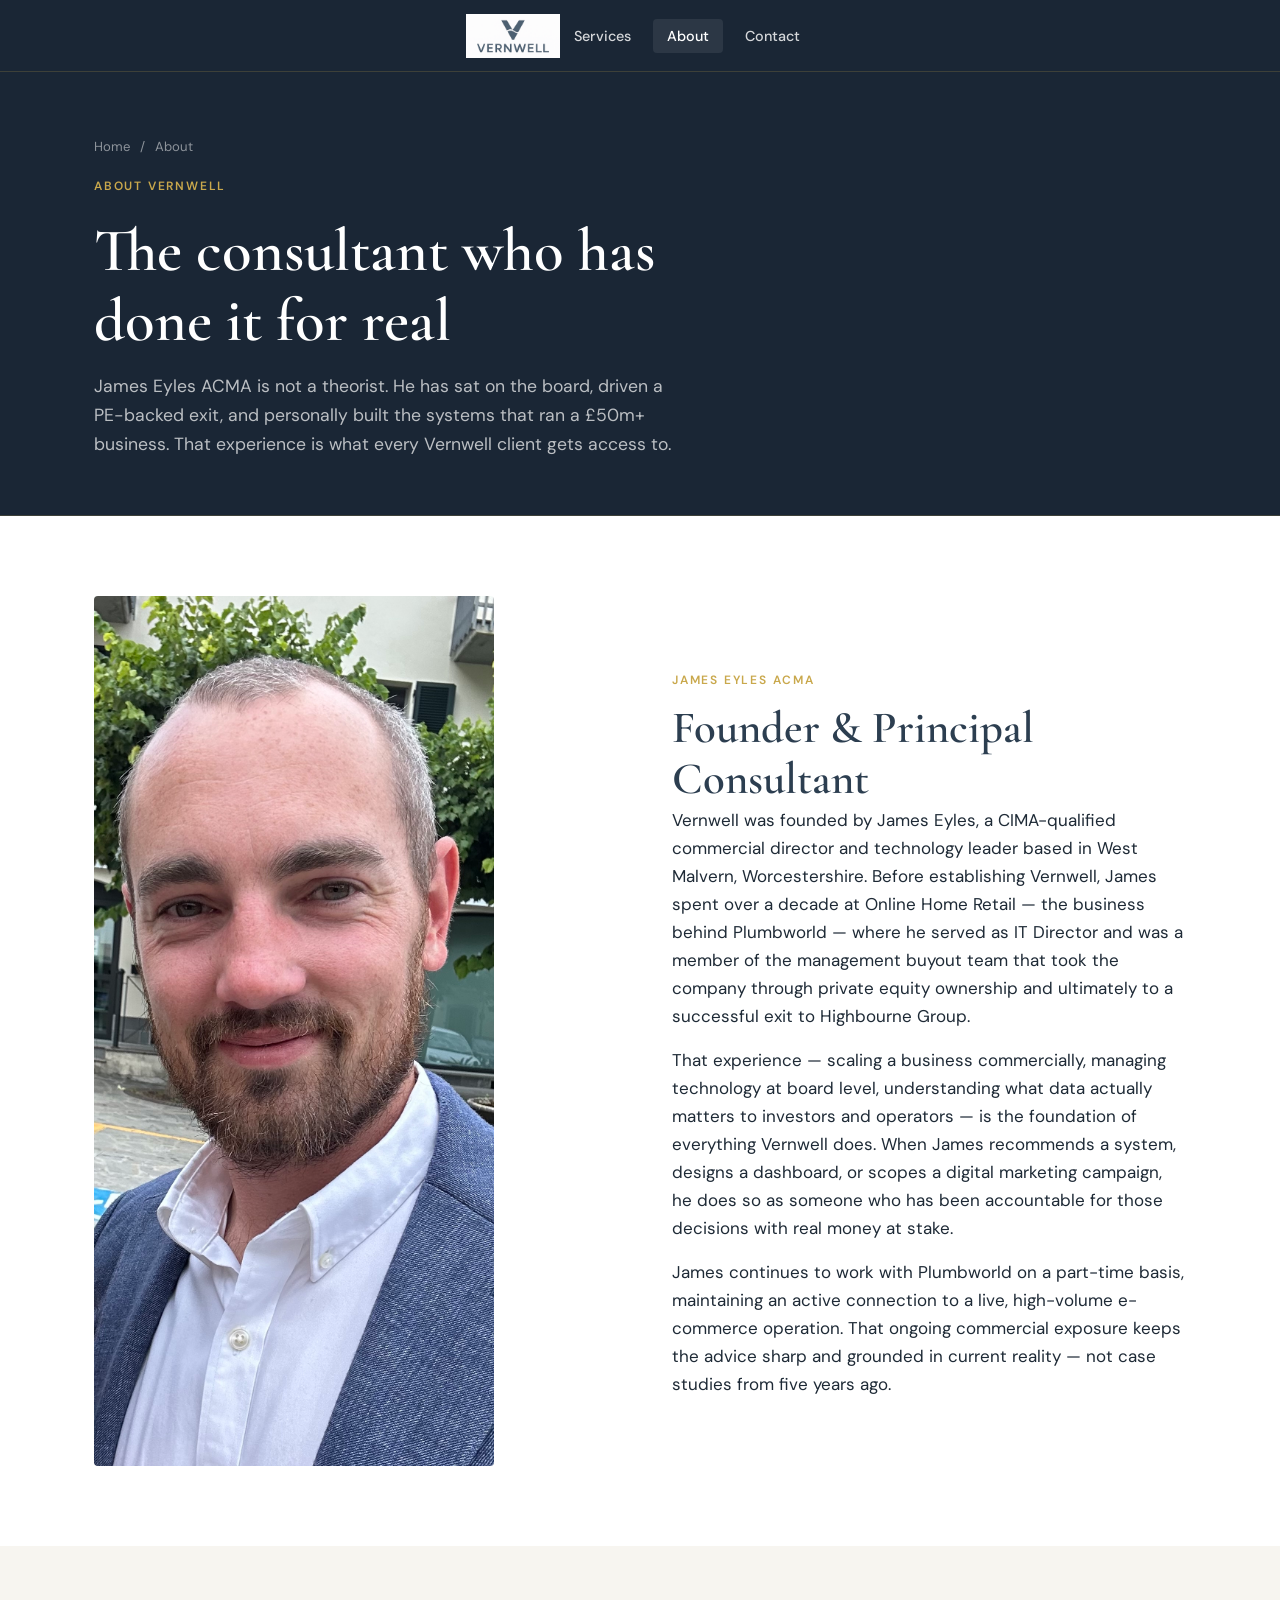
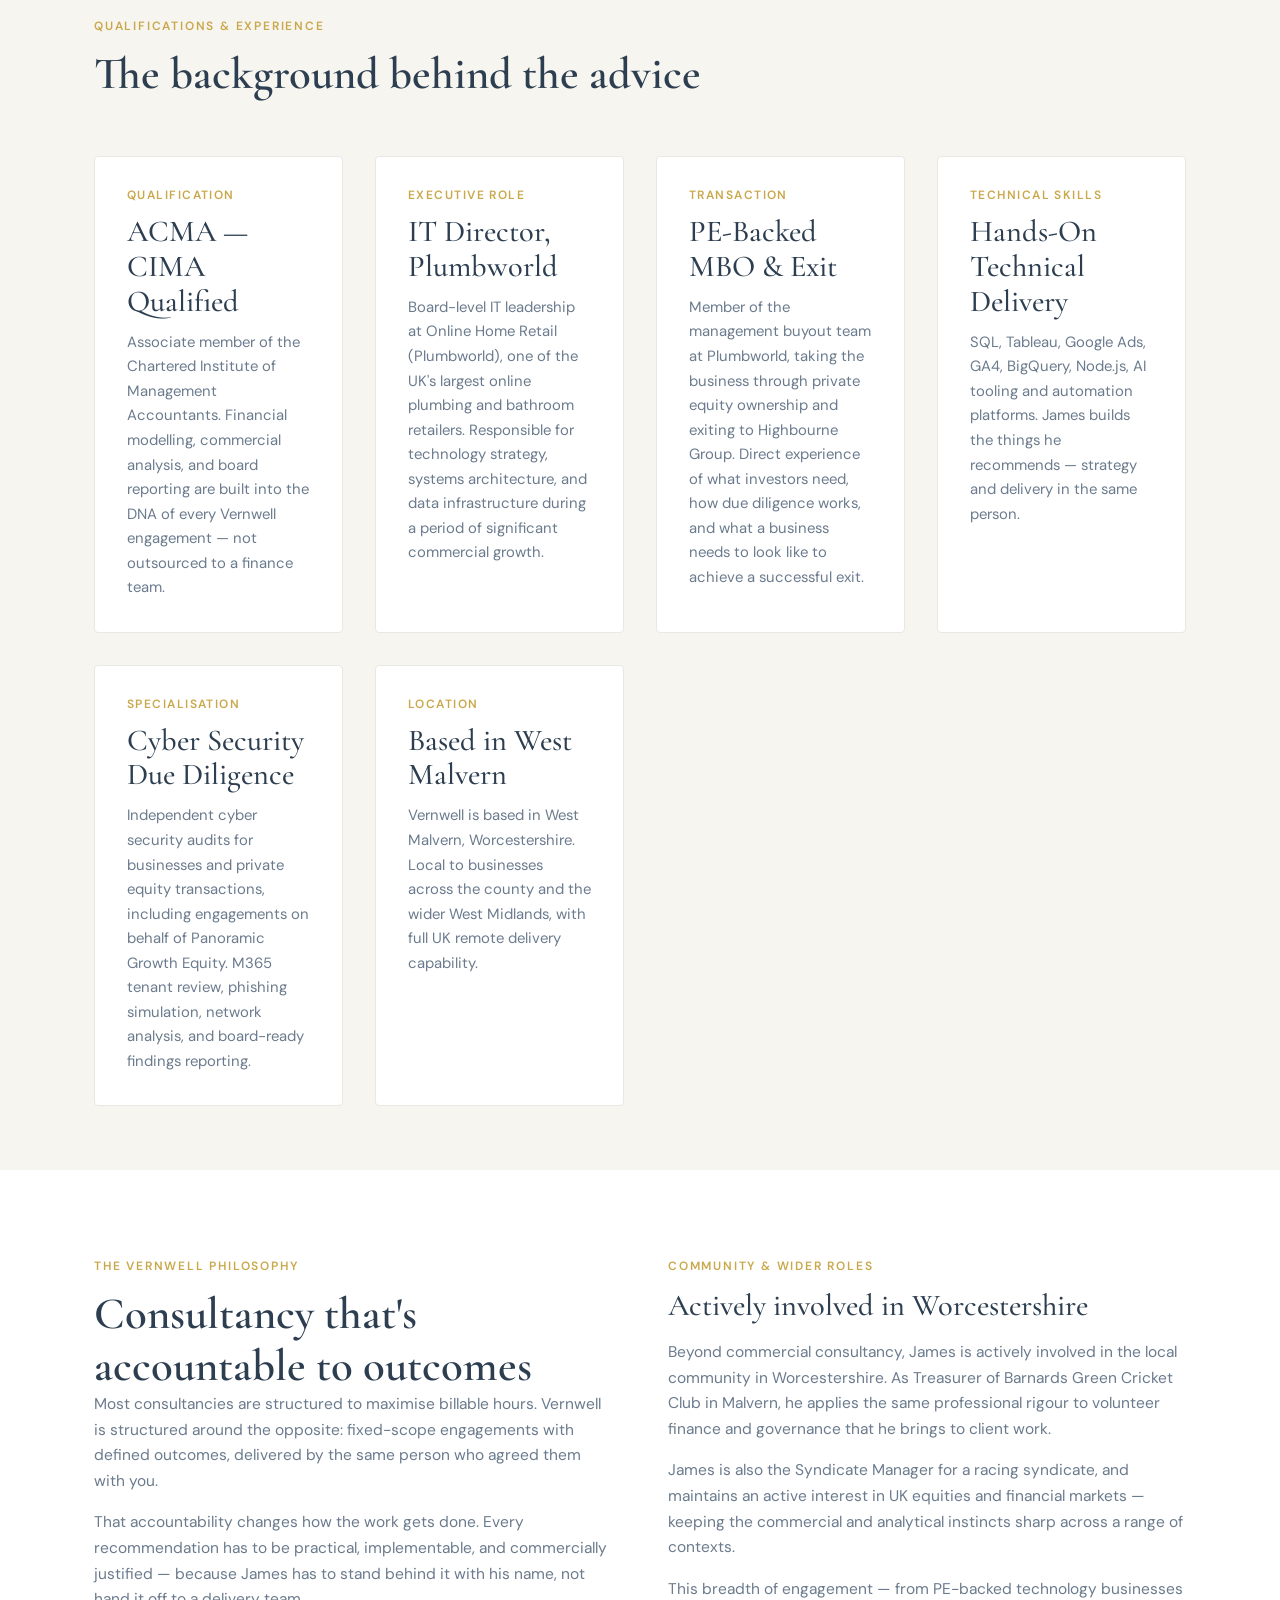
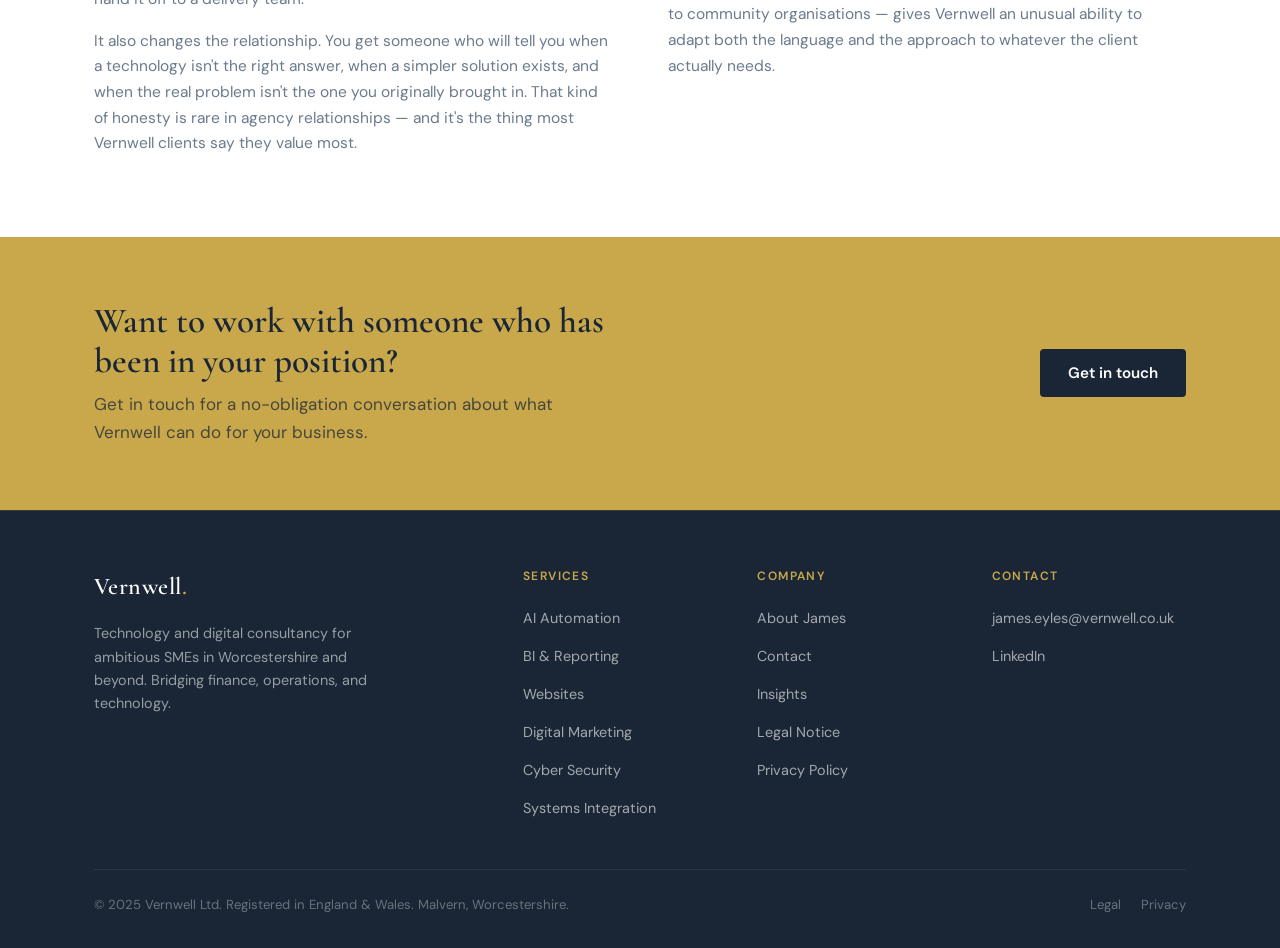
<file: about/index.html>
<!DOCTYPE html>
<html lang="en">
<head>
<meta charset="UTF-8">
<meta name="viewport" content="width=device-width, initial-scale=1.0">
<title>About James Eyles ACMA | Vernwell Ltd | IT Consultant Malvern, Worcestershire</title>
<meta name="description" content="James Eyles ACMA is the founder of Vernwell Ltd. A CIMA-qualified IT Director and former PE-backed MBO team member at Plumbworld (Online Home Retail), James brings board-level commercial rigour to technology consultancy for SMEs in Worcestershire.">
<meta name="keywords" content="James Eyles ACMA, IT consultant Malvern, technology consultant Worcestershire, Vernwell founder, Plumbworld IT Director, CIMA qualified consultant">
<link rel="canonical" href="https://www.vernwell.co.uk/about/">
<link rel="stylesheet" href="/style.css">
<link rel="icon" type="image/x-icon" href="/images/favicon.ico">

<script type="application/ld+json">
{
  "@context": "https://schema.org",
  "@type": "Person",
  "name": "James Eyles ACMA",
  "jobTitle": "Founder & Principal Consultant",
  "worksFor": { "@type": "Organization", "name": "Vernwell Ltd" },
  "address": { "@type": "PostalAddress", "addressLocality": "Malvern", "addressRegion": "Worcestershire" },
  "knowsAbout": ["AI Automation", "Business Intelligence", "Digital Marketing", "Cyber Security", "Systems Integration", "Website Design"]
}
</script>
</head>
<body>

<script src="/nav.js"></script>
<script>document.write(getNavHTML('/about/'));</script>

<!-- PAGE HERO -->
<div class="page-hero">
  <div class="container">
    <div class="breadcrumb"><a href="/">Home</a> <span>/</span> About</div>
    <span class="eyebrow">About Vernwell</span>
    <h1>The consultant who has<br>done it for real</h1>
    <p>James Eyles ACMA is not a theorist. He has sat on the board, driven a PE-backed exit, and personally built the systems that ran a £50m+ business. That experience is what every Vernwell client gets access to.</p>
  </div>
</div>

<!-- ── BIO SECTION ───────────────────────────────────────── -->
<section>
  <div class="container">
    <div class="intro-grid">
      <div>
       <img src="/images/james.jpg" alt="James Eyles ACMA, Founder of Vernwell Ltd, West Malvern, Worcestershire" style="width:100%;max-width:400px;height:auto;border-radius:4px;display:block;">
      </div>
      <div>
        <span class="eyebrow">James Eyles ACMA</span>
        <h2>Founder & Principal Consultant</h2>

        <p>Vernwell was founded by James Eyles, a CIMA-qualified commercial director and technology leader based in West Malvern, Worcestershire. Before establishing Vernwell, James spent over a decade at Online Home Retail — the business behind Plumbworld — where he served as IT Director and was a member of the management buyout team that took the company through private equity ownership and ultimately to a successful exit to Highbourne Group.</p>

        <p>That experience — scaling a business commercially, managing technology at board level, understanding what data actually matters to investors and operators — is the foundation of everything Vernwell does. When James recommends a system, designs a dashboard, or scopes a digital marketing campaign, he does so as someone who has been accountable for those decisions with real money at stake.</p>

        <p>James continues to work with Plumbworld on a part-time basis, maintaining an active connection to a live, high-volume e-commerce operation. That ongoing commercial exposure keeps the advice sharp and grounded in current reality — not case studies from five years ago.</p>
      </div>
    </div>
  </div>
</section>

<!-- ── CREDENTIALS STRIP ─────────────────────────────────── -->
<section style="background:var(--off-white);padding:64px 0;">
  <div class="container">
    <div class="section-header">
      <span class="eyebrow">Qualifications & Experience</span>
      <h2>The background behind the advice</h2>
    </div>
    <div class="diff-grid" style="--diff-bg: var(--white);">

      <div style="background:var(--white);border:1px solid var(--light);border-radius:var(--radius);padding:32px;">
        <h4 style="color:var(--gold);font-family:'DM Sans',sans-serif;font-size:0.75rem;font-weight:600;letter-spacing:0.12em;text-transform:uppercase;margin-bottom:12px;">Qualification</h4>
        <h3 style="margin-bottom:10px;">ACMA — CIMA Qualified</h3>
        <p style="font-size:0.93rem;color:var(--mid);">Associate member of the Chartered Institute of Management Accountants. Financial modelling, commercial analysis, and board reporting are built into the DNA of every Vernwell engagement — not outsourced to a finance team.</p>
      </div>

      <div style="background:var(--white);border:1px solid var(--light);border-radius:var(--radius);padding:32px;">
        <h4 style="color:var(--gold);font-family:'DM Sans',sans-serif;font-size:0.75rem;font-weight:600;letter-spacing:0.12em;text-transform:uppercase;margin-bottom:12px;">Executive Role</h4>
        <h3 style="margin-bottom:10px;">IT Director, Plumbworld</h3>
        <p style="font-size:0.93rem;color:var(--mid);">Board-level IT leadership at Online Home Retail (Plumbworld), one of the UK's largest online plumbing and bathroom retailers. Responsible for technology strategy, systems architecture, and data infrastructure during a period of significant commercial growth.</p>
      </div>

      <div style="background:var(--white);border:1px solid var(--light);border-radius:var(--radius);padding:32px;">
        <h4 style="color:var(--gold);font-family:'DM Sans',sans-serif;font-size:0.75rem;font-weight:600;letter-spacing:0.12em;text-transform:uppercase;margin-bottom:12px;">Transaction</h4>
        <h3 style="margin-bottom:10px;">PE-Backed MBO & Exit</h3>
        <p style="font-size:0.93rem;color:var(--mid);">Member of the management buyout team at Plumbworld, taking the business through private equity ownership and exiting to Highbourne Group. Direct experience of what investors need, how due diligence works, and what a business needs to look like to achieve a successful exit.</p>
      </div>

      <div style="background:var(--white);border:1px solid var(--light);border-radius:var(--radius);padding:32px;">
        <h4 style="color:var(--gold);font-family:'DM Sans',sans-serif;font-size:0.75rem;font-weight:600;letter-spacing:0.12em;text-transform:uppercase;margin-bottom:12px;">Technical Skills</h4>
        <h3 style="margin-bottom:10px;">Hands-On Technical Delivery</h3>
        <p style="font-size:0.93rem;color:var(--mid);">SQL, Tableau, Google Ads, GA4, BigQuery, Node.js, AI tooling and automation platforms. James builds the things he recommends — strategy and delivery in the same person.</p>
      </div>

      <div style="background:var(--white);border:1px solid var(--light);border-radius:var(--radius);padding:32px;">
        <h4 style="color:var(--gold);font-family:'DM Sans',sans-serif;font-size:0.75rem;font-weight:600;letter-spacing:0.12em;text-transform:uppercase;margin-bottom:12px;">Specialisation</h4>
        <h3 style="margin-bottom:10px;">Cyber Security Due Diligence</h3>
        <p style="font-size:0.93rem;color:var(--mid);">Independent cyber security audits for businesses and private equity transactions, including engagements on behalf of Panoramic Growth Equity. M365 tenant review, phishing simulation, network analysis, and board-ready findings reporting.</p>
      </div>

      <div style="background:var(--white);border:1px solid var(--light);border-radius:var(--radius);padding:32px;">
        <h4 style="color:var(--gold);font-family:'DM Sans',sans-serif;font-size:0.75rem;font-weight:600;letter-spacing:0.12em;text-transform:uppercase;margin-bottom:12px;">Location</h4>
        <h3 style="margin-bottom:10px;">Based in West Malvern</h3>
        <p style="font-size:0.93rem;color:var(--mid);">Vernwell is based in West Malvern, Worcestershire. Local to businesses across the county and the wider West Midlands, with full UK remote delivery capability.</p>
      </div>

    </div>
  </div>
</section>

<!-- ── WHY VERNWELL ──────────────────────────────────────── -->
<section>
  <div class="container">
    <div class="two-col-text">
      <div>
        <span class="eyebrow">The Vernwell Philosophy</span>
        <h2>Consultancy that's accountable to outcomes</h2>
        <p>Most consultancies are structured to maximise billable hours. Vernwell is structured around the opposite: fixed-scope engagements with defined outcomes, delivered by the same person who agreed them with you.</p>
        <p>That accountability changes how the work gets done. Every recommendation has to be practical, implementable, and commercially justified — because James has to stand behind it with his name, not hand it off to a delivery team.</p>
        <p>It also changes the relationship. You get someone who will tell you when a technology isn't the right answer, when a simpler solution exists, and when the real problem isn't the one you originally brought in. That kind of honesty is rare in agency relationships — and it's the thing most Vernwell clients say they value most.</p>
      </div>
      <div>
        <span class="eyebrow">Community & Wider Roles</span>
        <h3 style="margin-bottom:16px;">Actively involved in Worcestershire</h3>
        <p style="color:var(--mid);font-size:0.97rem;">Beyond commercial consultancy, James is actively involved in the local community in Worcestershire. As Treasurer of Barnards Green Cricket Club in Malvern, he applies the same professional rigour to volunteer finance and governance that he brings to client work.</p>
        <p style="color:var(--mid);font-size:0.97rem;">James is also the Syndicate Manager for a racing syndicate, and maintains an active interest in UK equities and financial markets — keeping the commercial and analytical instincts sharp across a range of contexts.</p>
        <p style="color:var(--mid);font-size:0.97rem;">This breadth of engagement — from PE-backed technology businesses to community organisations — gives Vernwell an unusual ability to adapt both the language and the approach to whatever the client actually needs.</p>
      </div>
    </div>
  </div>
</section>

<!-- ── CTA ───────────────────────────────────────────────── -->
<div class="cta-band">
  <div class="container">
    <div class="cta-band-inner">
      <div>
        <h2>Want to work with someone who has been in your position?</h2>
        <p>Get in touch for a no-obligation conversation about what Vernwell can do for your business.</p>
      </div>
      <a href="/contact/" class="btn btn-dark">Get in touch</a>
    </div>
  </div>
</div>

<!-- FOOTER -->
<footer>
  <div class="container">
    <div class="footer-grid">
      <div class="footer-brand">
        <span class="nav-logo-text">Vernwell<span style="color:var(--gold);">.</span></span>
        <p>Technology and digital consultancy for ambitious SMEs in Worcestershire and beyond. Bridging finance, operations, and technology.</p>
      </div>
      <div class="footer-col">
        <h5>Services</h5>
        <ul>
          <li><a href="/services/#ai-automation">AI Automation</a></li>
          <li><a href="/services/#bi-reporting">BI & Reporting</a></li>
          <li><a href="/services/#websites">Websites</a></li>
          <li><a href="/services/#digital-marketing">Digital Marketing</a></li>
          <li><a href="/services/#cyber-security">Cyber Security</a></li>
          <li><a href="/services/#systems">Systems Integration</a></li>
        </ul>
      </div>
      <div class="footer-col">
        <h5>Company</h5>
        <ul>
          <li><a href="/about/">About James</a></li>
          <li><a href="/contact/">Contact</a></li>
          <li><a href="/blog/">Insights</a></li>
          <li><a href="/legal/">Legal Notice</a></li>
          <li><a href="/privacy/">Privacy Policy</a></li>
        </ul>
      </div>
      <div class="footer-col">
        <h5>Contact</h5>
        <ul>
          <li><a href="mailto:james.eyles@vernwell.co.uk">james.eyles@vernwell.co.uk</a></li>
          <li><a href="https://uk.linkedin.com/in/james-eyles-acma-44282033" target="_blank" rel="noopener">LinkedIn</a></li>
        </ul>
      </div>
    </div>
    <div class="footer-bottom">
      <p>© 2025 Vernwell Ltd. Registered in England &amp; Wales. Malvern, Worcestershire.</p>
      <div style="display:flex;gap:20px;">
        <a href="/legal/">Legal</a>
        <a href="/privacy/">Privacy</a>
      </div>
    </div>
  </div>
</footer>

</body>
</html>
</file>
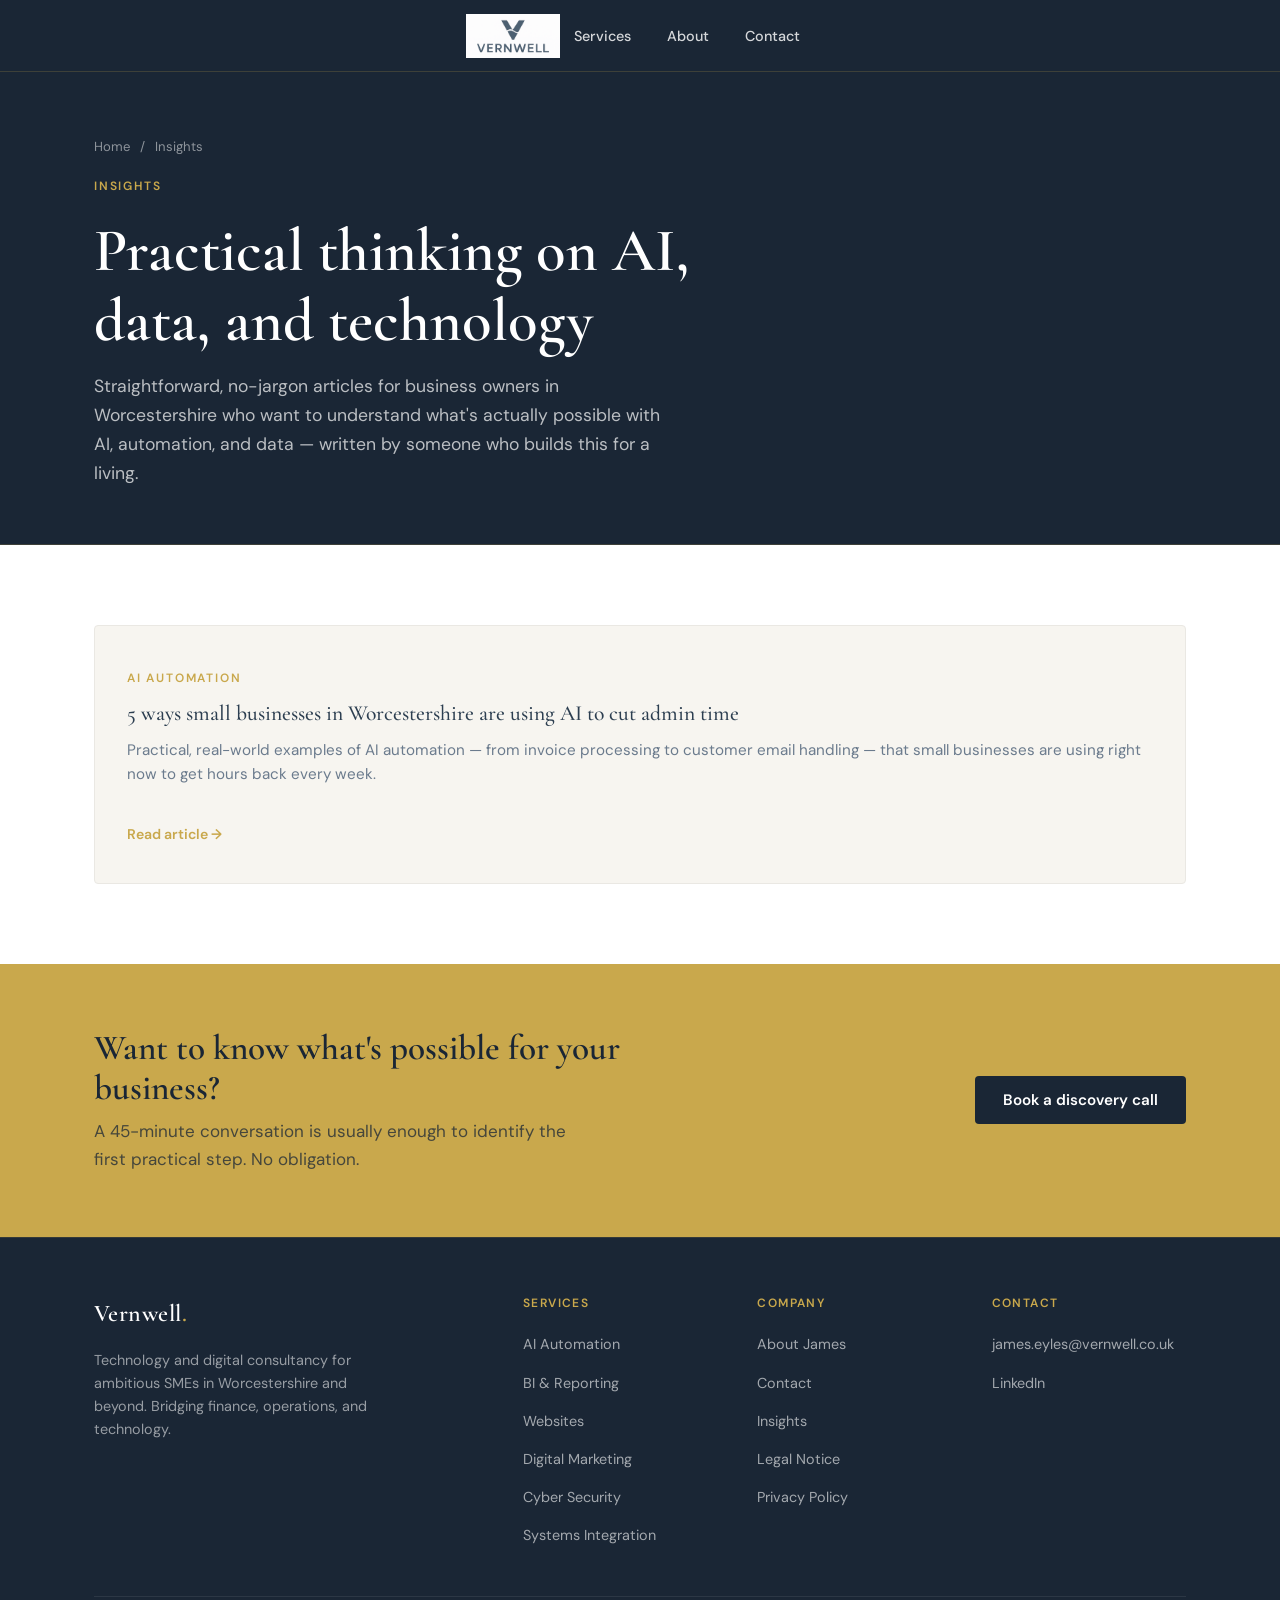
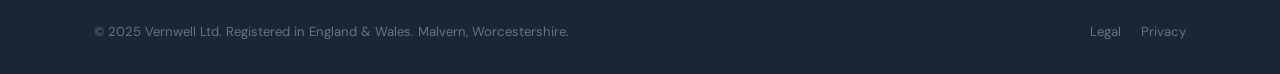
<file: blog/index.html>
<!DOCTYPE html>
<html lang="en">
<head>
<meta charset="UTF-8">
<meta name="viewport" content="width=device-width, initial-scale=1.0">
<title>Insights | AI, BI & Technology for Worcestershire Businesses | Vernwell Ltd</title>
<meta name="description" content="Practical insights on AI automation, business intelligence, digital marketing and technology for SMEs in Worcestershire and the West Midlands, from Vernwell Ltd.">
<meta name="keywords" content="AI automation Worcestershire blog, business intelligence Worcester, technology insights Malvern SME">
<link rel="canonical" href="https://www.vernwell.co.uk/blog/">
<link rel="stylesheet" href="/style.css">
<link rel="icon" type="image/x-icon" href="/images/favicon.ico">
</head>
<body>

<script src="/nav.js"></script>
<script>document.write(getNavHTML('/blog/'));</script>

<!-- PAGE HERO -->
<div class="page-hero">
  <div class="container">
    <div class="breadcrumb"><a href="/">Home</a> <span>/</span> Insights</div>
    <span class="eyebrow">Insights</span>
    <h1>Practical thinking on AI,<br>data, and technology</h1>
    <p>Straightforward, no-jargon articles for business owners in Worcestershire who want to understand what's actually possible with AI, automation, and data — written by someone who builds this for a living.</p>
  </div>
</div>

<!-- ── ARTICLE LIST ──────────────────────────────────────── -->
<section>
  <div class="container">
    <div class="services-grid">

      <div class="service-card">
        <span class="eyebrow">AI Automation</span>
        <h3>5 ways small businesses in Worcestershire are using AI to cut admin time</h3>
        <p>Practical, real-world examples of AI automation — from invoice processing to customer email handling — that small businesses are using right now to get hours back every week.</p>
        <a href="/blog/ai-automation-worcestershire-business/" class="card-link">Read article →</a>
      </div>

    </div>
  </div>
</section>

<!-- ── CTA ───────────────────────────────────────────────── -->
<div class="cta-band">
  <div class="container">
    <div class="cta-band-inner">
      <div>
        <h2>Want to know what's possible for your business?</h2>
        <p>A 45-minute conversation is usually enough to identify the first practical step. No obligation.</p>
      </div>
      <a href="/contact/" class="btn btn-dark">Book a discovery call</a>
    </div>
  </div>
</div>

<!-- FOOTER -->
<footer>
  <div class="container">
    <div class="footer-grid">
      <div class="footer-brand">
        <span class="nav-logo-text">Vernwell<span style="color:var(--gold);">.</span></span>
        <p>Technology and digital consultancy for ambitious SMEs in Worcestershire and beyond. Bridging finance, operations, and technology.</p>
      </div>
      <div class="footer-col">
        <h5>Services</h5>
        <ul>
          <li><a href="/services/#ai-automation">AI Automation</a></li>
          <li><a href="/services/#bi-reporting">BI & Reporting</a></li>
          <li><a href="/services/#websites">Websites</a></li>
          <li><a href="/services/#digital-marketing">Digital Marketing</a></li>
          <li><a href="/services/#cyber-security">Cyber Security</a></li>
          <li><a href="/services/#systems">Systems Integration</a></li>
        </ul>
      </div>
      <div class="footer-col">
        <h5>Company</h5>
        <ul>
          <li><a href="/about/">About James</a></li>
          <li><a href="/contact/">Contact</a></li>
          <li><a href="/blog/">Insights</a></li>
          <li><a href="/legal/">Legal Notice</a></li>
          <li><a href="/privacy/">Privacy Policy</a></li>
        </ul>
      </div>
      <div class="footer-col">
        <h5>Contact</h5>
        <ul>
          <li><a href="mailto:james.eyles@vernwell.co.uk">james.eyles@vernwell.co.uk</a></li>
          <li><a href="https://uk.linkedin.com/in/james-eyles-acma-44282033" target="_blank" rel="noopener">LinkedIn</a></li>
        </ul>
      </div>
    </div>
    <div class="footer-bottom">
      <p>© 2025 Vernwell Ltd. Registered in England &amp; Wales. Malvern, Worcestershire.</p>
      <div style="display:flex;gap:20px;">
        <a href="/legal/">Legal</a>
        <a href="/privacy/">Privacy</a>
      </div>
    </div>
  </div>
</footer>

</body>
</html>
</file>
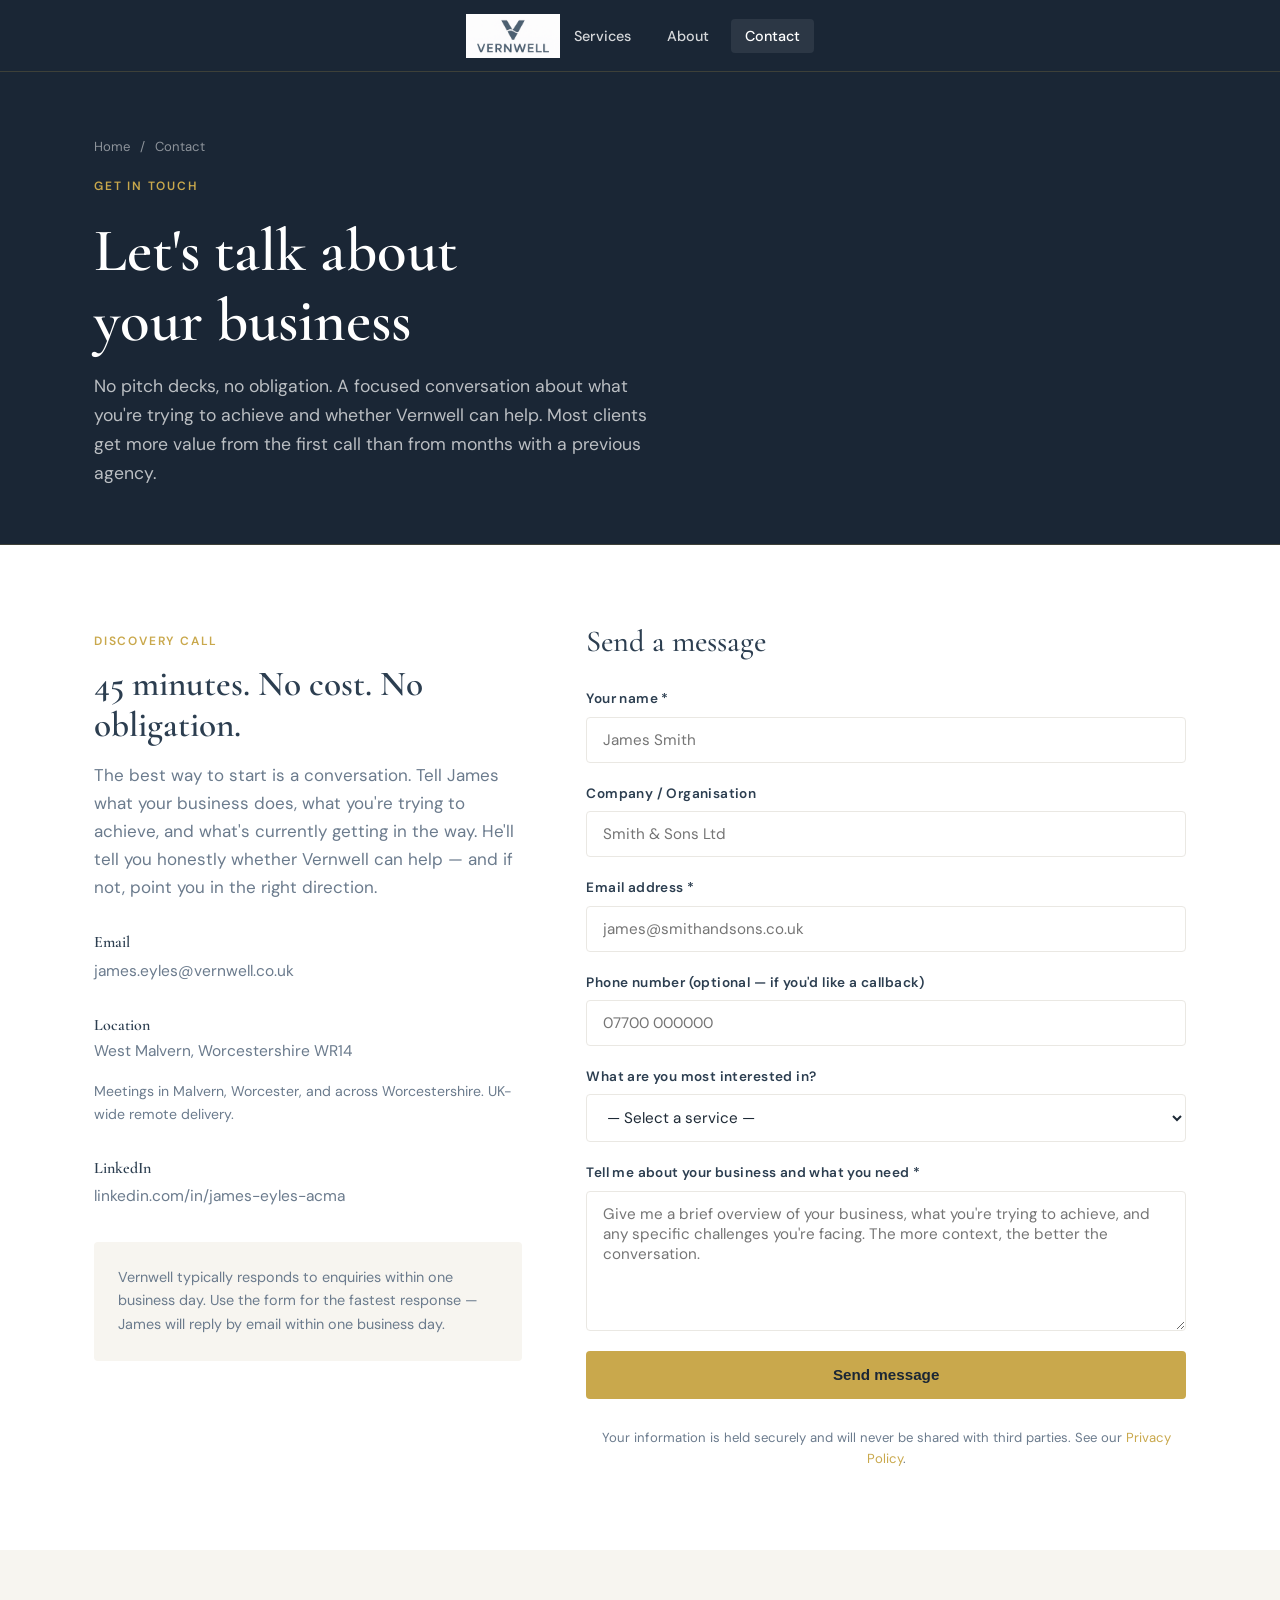
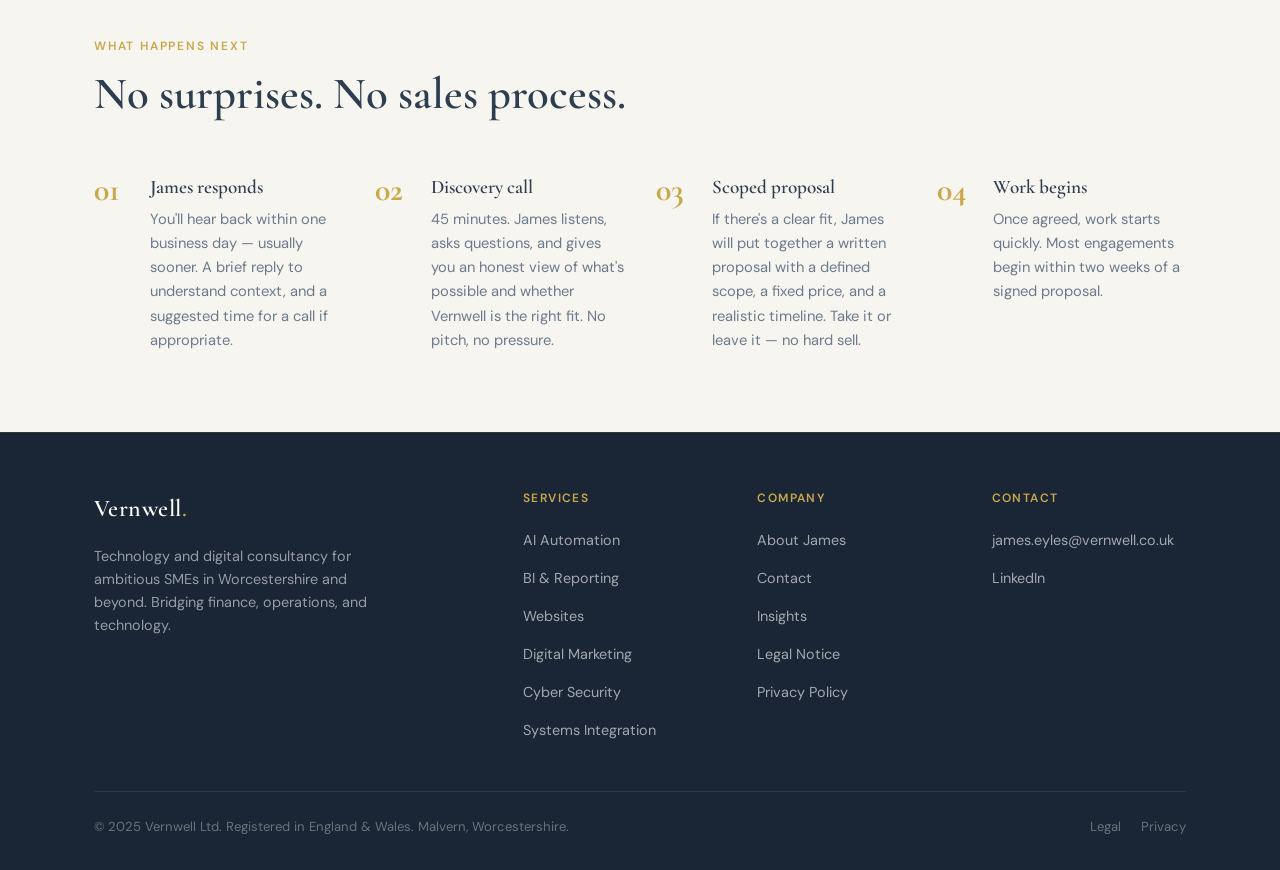
<file: contact/index.html>
<!DOCTYPE html>
<html lang="en">
<head>
<meta charset="UTF-8">
<meta name="viewport" content="width=device-width, initial-scale=1.0">
<title>Contact Vernwell Ltd | IT Consultant Malvern, Worcestershire</title>
<meta name="description" content="Get in touch with Vernwell Ltd, Worcestershire's technology and digital consultancy. Based in Malvern. Free initial conversation — no obligation, no pitch deck.">
<meta name="keywords" content="contact Vernwell, IT consultant Malvern contact, technology consultant Worcester, digital marketing Worcestershire enquiry">
<link rel="canonical" href="https://www.vernwell.co.uk/contact/">
<link rel="stylesheet" href="/style.css">
<link rel="icon" type="image/x-icon" href="/images/favicon.ico">
</head>
<body>

<script src="/nav.js"></script>
<script>document.write(getNavHTML('/contact/'));</script>

<!-- PAGE HERO -->
<div class="page-hero">
  <div class="container">
    <div class="breadcrumb"><a href="/">Home</a> <span>/</span> Contact</div>
    <span class="eyebrow">Get in Touch</span>
    <h1>Let's talk about<br>your business</h1>
    <p>No pitch decks, no obligation. A focused conversation about what you're trying to achieve and whether Vernwell can help. Most clients get more value from the first call than from months with a previous agency.</p>
  </div>
</div>

<!-- ── CONTACT SECTION ───────────────────────────────────── -->
<section>
  <div class="container">
    <div class="contact-grid">

      <!-- Contact info -->
      <div class="contact-info">

        <div>
          <span class="eyebrow">Discovery Call</span>
          <h2 style="font-size:clamp(1.6rem,3vw,2.2rem);margin-bottom:16px;">45 minutes. No cost. No obligation.</h2>
          <p style="color:var(--mid);">The best way to start is a conversation. Tell James what your business does, what you're trying to achieve, and what's currently getting in the way. He'll tell you honestly whether Vernwell can help — and if not, point you in the right direction.</p>
        </div>

        <div class="contact-info-item">
          <h4>Email</h4>
          <a href="mailto:james.eyles@vernwell.co.uk">james.eyles@vernwell.co.uk</a>
        </div>

        <div class="contact-info-item">
          <h4>Location</h4>
          <p>West Malvern, Worcestershire WR14</p>
          <p style="font-size:0.88rem;margin-top:4px;">Meetings in Malvern, Worcester, and across Worcestershire. UK-wide remote delivery.</p>
        </div>

        <div class="contact-info-item">
          <h4>LinkedIn</h4>
          <a href="https://uk.linkedin.com/in/james-eyles-acma-44282033" target="_blank" rel="noopener">linkedin.com/in/james-eyles-acma</a>
        </div>

        <div style="background:var(--off-white);border-radius:var(--radius);padding:24px;">
          <p style="font-size:0.9rem;color:var(--mid);margin:0;">Vernwell typically responds to enquiries within one business day. Use the form for the fastest response — James will reply by email within one business day.</p>
        </div>

      </div>

      <!-- Contact form -->
      <div>
        <h3 style="margin-bottom:28px;">Send a message</h3>
        <form
          action="https://formspree.io/f/mjgzqnge"
          method="POST"
          class="contact-form"
        >
          <div class="form-group">
            <label for="name">Your name *</label>
            <input type="text" id="name" name="name" placeholder="James Smith" required>
          </div>

          <div class="form-group">
            <label for="company">Company / Organisation</label>
            <input type="text" id="company" name="company" placeholder="Smith & Sons Ltd">
          </div>

          <div class="form-group">
            <label for="email">Email address *</label>
            <input type="email" id="email" name="email" placeholder="james@smithandsons.co.uk" required>
          </div>

          <div class="form-group">
            <label for="phone">Phone number (optional — if you'd like a callback)</label>
            <input type="tel" id="phone" name="phone" placeholder="07700 000000">
          </div>

          <div class="form-group">
            <label for="service">What are you most interested in?</label>
            <select id="service" name="service">
              <option value="">— Select a service —</option>
              <option value="ai-automation">AI Automation</option>
              <option value="bi-reporting">Business Intelligence & Reporting</option>
              <option value="website">Website Design & Build</option>
              <option value="digital-marketing">Digital Marketing & SEO</option>
              <option value="cyber-security">Cyber Security Audit</option>
              <option value="systems">Systems Integration & Design</option>
              <option value="not-sure">Not sure yet — I just want a conversation</option>
            </select>
          </div>

          <div class="form-group">
            <label for="message">Tell me about your business and what you need *</label>
            <textarea id="message" name="message" placeholder="Give me a brief overview of your business, what you're trying to achieve, and any specific challenges you're facing. The more context, the better the conversation." required></textarea>
          </div>

          <input type="text" name="_gotcha" style="display:none">
          <input type="hidden" name="_subject" value="New Vernwell enquiry">

          <button type="submit" class="btn btn-primary" style="width:100%;justify-content:center;">Send message</button>

          <p style="font-size:0.82rem;color:var(--mid);text-align:center;margin-top:8px;">Your information is held securely and will never be shared with third parties. See our <a href="/privacy/">Privacy Policy</a>.</p>
        </form>
      </div>

    </div>
  </div>
</section>

<!-- ── WHAT TO EXPECT ────────────────────────────────────── -->
<section style="background:var(--off-white);">
  <div class="container">
    <div class="section-header">
      <span class="eyebrow">What Happens Next</span>
      <h2>No surprises. No sales process.</h2>
    </div>
    <div class="process-steps">
      <div class="process-step">
        <h4>James responds</h4>
        <p>You'll hear back within one business day — usually sooner. A brief reply to understand context, and a suggested time for a call if appropriate.</p>
      </div>
      <div class="process-step">
        <h4>Discovery call</h4>
        <p>45 minutes. James listens, asks questions, and gives you an honest view of what's possible and whether Vernwell is the right fit. No pitch, no pressure.</p>
      </div>
      <div class="process-step">
        <h4>Scoped proposal</h4>
        <p>If there's a clear fit, James will put together a written proposal with a defined scope, a fixed price, and a realistic timeline. Take it or leave it — no hard sell.</p>
      </div>
      <div class="process-step">
        <h4>Work begins</h4>
        <p>Once agreed, work starts quickly. Most engagements begin within two weeks of a signed proposal.</p>
      </div>
    </div>
  </div>
</section>

<!-- FOOTER -->
<footer>
  <div class="container">
    <div class="footer-grid">
      <div class="footer-brand">
        <span class="nav-logo-text">Vernwell<span style="color:var(--gold);">.</span></span>
        <p>Technology and digital consultancy for ambitious SMEs in Worcestershire and beyond. Bridging finance, operations, and technology.</p>
      </div>
      <div class="footer-col">
        <h5>Services</h5>
        <ul>
          <li><a href="/services/#ai-automation">AI Automation</a></li>
          <li><a href="/services/#bi-reporting">BI & Reporting</a></li>
          <li><a href="/services/#websites">Websites</a></li>
          <li><a href="/services/#digital-marketing">Digital Marketing</a></li>
          <li><a href="/services/#cyber-security">Cyber Security</a></li>
          <li><a href="/services/#systems">Systems Integration</a></li>
        </ul>
      </div>
      <div class="footer-col">
        <h5>Company</h5>
        <ul>
          <li><a href="/about/">About James</a></li>
          <li><a href="/contact/">Contact</a></li>
          <li><a href="/blog/">Insights</a></li>
          <li><a href="/legal/">Legal Notice</a></li>
          <li><a href="/privacy/">Privacy Policy</a></li>
        </ul>
      </div>
      <div class="footer-col">
        <h5>Contact</h5>
        <ul>
          <li><a href="mailto:james.eyles@vernwell.co.uk">james.eyles@vernwell.co.uk</a></li>
          <li><a href="https://uk.linkedin.com/in/james-eyles-acma-44282033" target="_blank" rel="noopener">LinkedIn</a></li>
        </ul>
      </div>
    </div>
    <div class="footer-bottom">
      <p>© 2025 Vernwell Ltd. Registered in England &amp; Wales. Malvern, Worcestershire.</p>
      <div style="display:flex;gap:20px;">
        <a href="/legal/">Legal</a>
        <a href="/privacy/">Privacy</a>
      </div>
    </div>
  </div>
</footer>

</body>
</html>
</file>
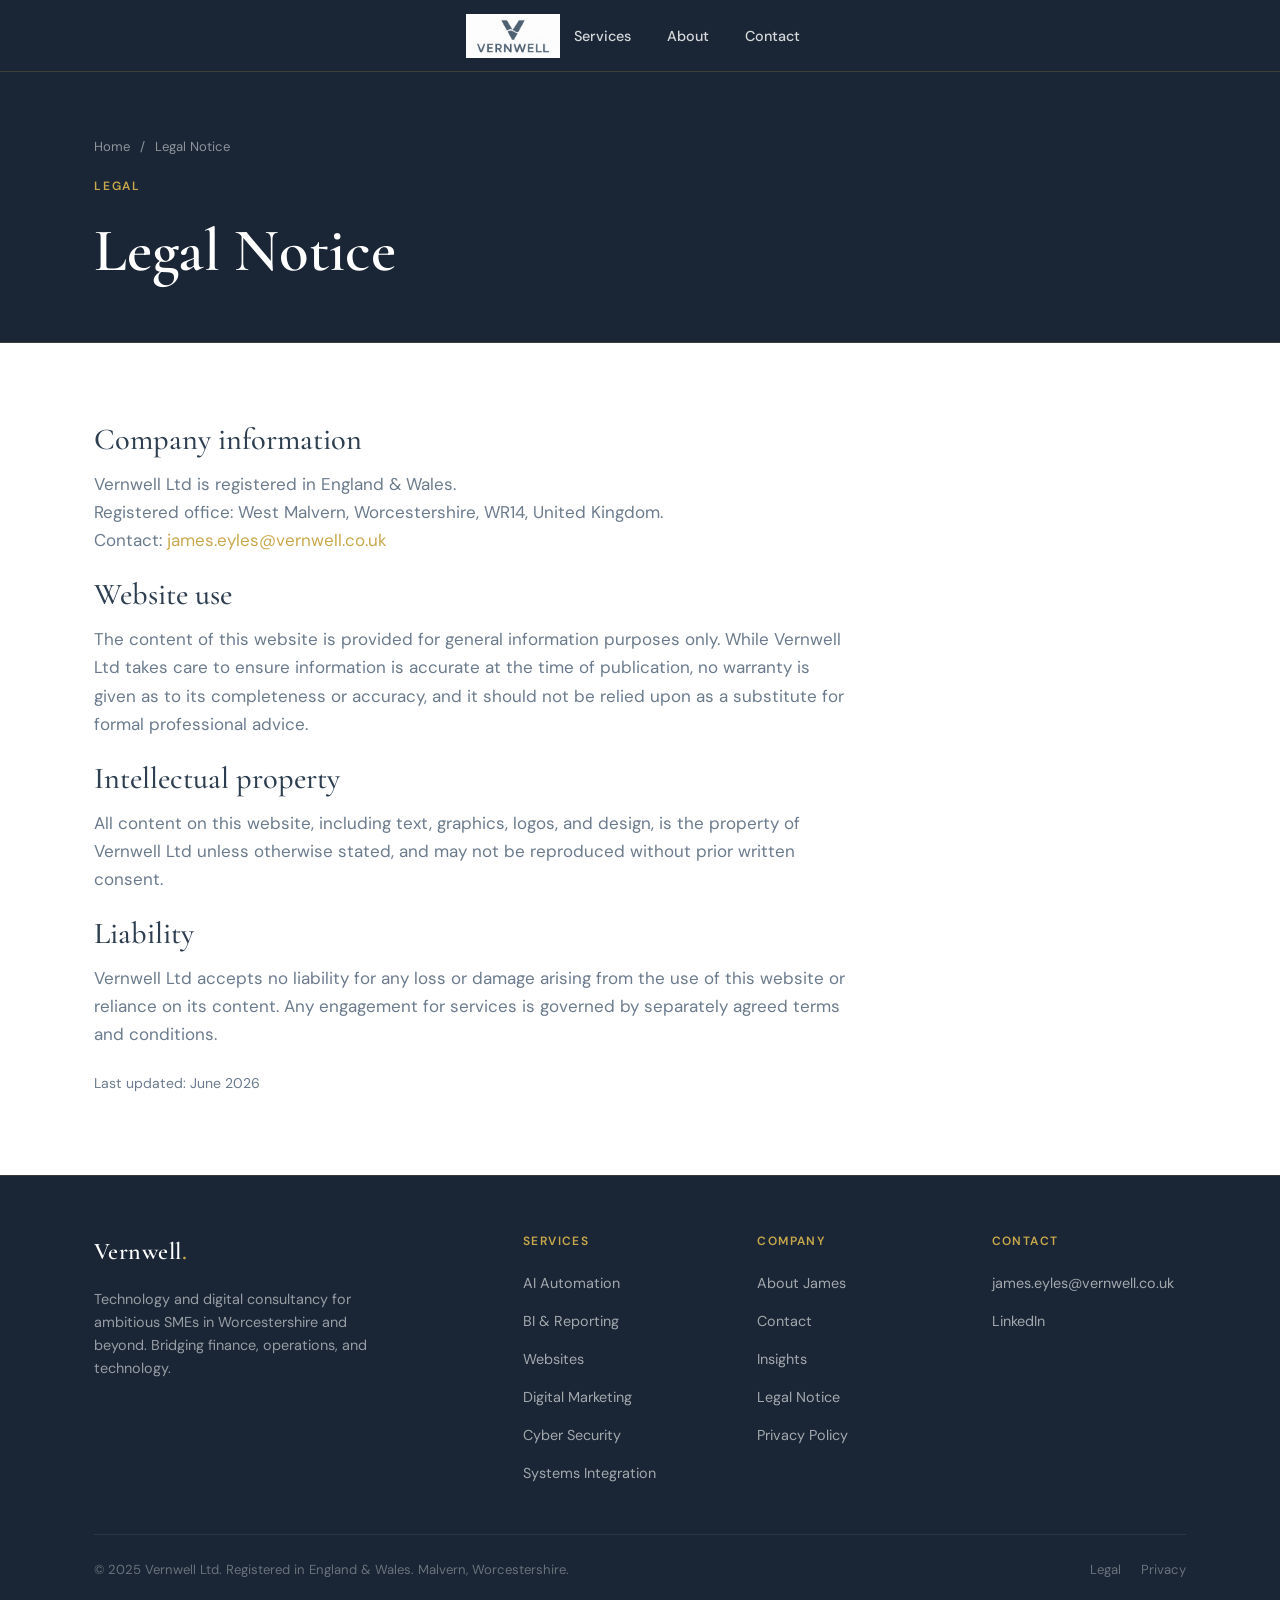
<file: legal/index.html>
<!DOCTYPE html>
<html lang="en">
<head>
<meta charset="UTF-8">
<meta name="viewport" content="width=device-width, initial-scale=1.0">
<title>Legal Notice | Vernwell Ltd</title>
<meta name="description" content="Legal notice and company information for Vernwell Ltd, registered in England and Wales.">
<meta name="robots" content="index, follow">
<link rel="canonical" href="https://www.vernwell.co.uk/legal/">
<link rel="stylesheet" href="/style.css">
<link rel="icon" type="image/x-icon" href="/images/favicon.ico">
</head>
<body>

<script src="/nav.js"></script>
<script>document.write(getNavHTML('/legal/'));</script>

<div class="page-hero">
  <div class="container">
    <div class="breadcrumb"><a href="/">Home</a> <span>/</span> Legal Notice</div>
    <span class="eyebrow">Legal</span>
    <h1>Legal Notice</h1>
  </div>
</div>

<section>
  <div class="container">
    <div style="max-width:760px;">

      <h3 style="margin-bottom:12px;">Company information</h3>
      <p style="color:var(--mid);margin-bottom:24px;">
        Vernwell Ltd is registered in England &amp; Wales.<br>
        Registered office: West Malvern, Worcestershire, WR14, United Kingdom.<br>
        Contact: <a href="mailto:james.eyles@vernwell.co.uk">james.eyles@vernwell.co.uk</a>
      </p>

      <h3 style="margin-bottom:12px;">Website use</h3>
      <p style="color:var(--mid);margin-bottom:24px;">
        The content of this website is provided for general information purposes only. While Vernwell Ltd takes care to ensure information is accurate at the time of publication, no warranty is given as to its completeness or accuracy, and it should not be relied upon as a substitute for formal professional advice.
      </p>

      <h3 style="margin-bottom:12px;">Intellectual property</h3>
      <p style="color:var(--mid);margin-bottom:24px;">
        All content on this website, including text, graphics, logos, and design, is the property of Vernwell Ltd unless otherwise stated, and may not be reproduced without prior written consent.
      </p>

      <h3 style="margin-bottom:12px;">Liability</h3>
      <p style="color:var(--mid);margin-bottom:24px;">
        Vernwell Ltd accepts no liability for any loss or damage arising from the use of this website or reliance on its content. Any engagement for services is governed by separately agreed terms and conditions.
      </p>

      <p style="color:var(--mid);font-size:0.88rem;">Last updated: June 2026</p>

    </div>
  </div>
</section>

<footer>
  <div class="container">
    <div class="footer-grid">
      <div class="footer-brand">
        <span class="nav-logo-text">Vernwell<span style="color:var(--gold);">.</span></span>
        <p>Technology and digital consultancy for ambitious SMEs in Worcestershire and beyond. Bridging finance, operations, and technology.</p>
      </div>
      <div class="footer-col">
        <h5>Services</h5>
        <ul>
          <li><a href="/services/#ai-automation">AI Automation</a></li>
          <li><a href="/services/#bi-reporting">BI & Reporting</a></li>
          <li><a href="/services/#websites">Websites</a></li>
          <li><a href="/services/#digital-marketing">Digital Marketing</a></li>
          <li><a href="/services/#cyber-security">Cyber Security</a></li>
          <li><a href="/services/#systems">Systems Integration</a></li>
        </ul>
      </div>
      <div class="footer-col">
        <h5>Company</h5>
        <ul>
          <li><a href="/about/">About James</a></li>
          <li><a href="/contact/">Contact</a></li>
          <li><a href="/blog/">Insights</a></li>
          <li><a href="/legal/">Legal Notice</a></li>
          <li><a href="/privacy/">Privacy Policy</a></li>
        </ul>
      </div>
      <div class="footer-col">
        <h5>Contact</h5>
        <ul>
          <li><a href="mailto:james.eyles@vernwell.co.uk">james.eyles@vernwell.co.uk</a></li>
          <li><a href="https://uk.linkedin.com/in/james-eyles-acma-44282033" target="_blank" rel="noopener">LinkedIn</a></li>
        </ul>
      </div>
    </div>
    <div class="footer-bottom">
      <p>© 2025 Vernwell Ltd. Registered in England &amp; Wales. Malvern, Worcestershire.</p>
      <div style="display:flex;gap:20px;">
        <a href="/legal/">Legal</a>
        <a href="/privacy/">Privacy</a>
      </div>
    </div>
  </div>
</footer>

</body>
</html>
</file>
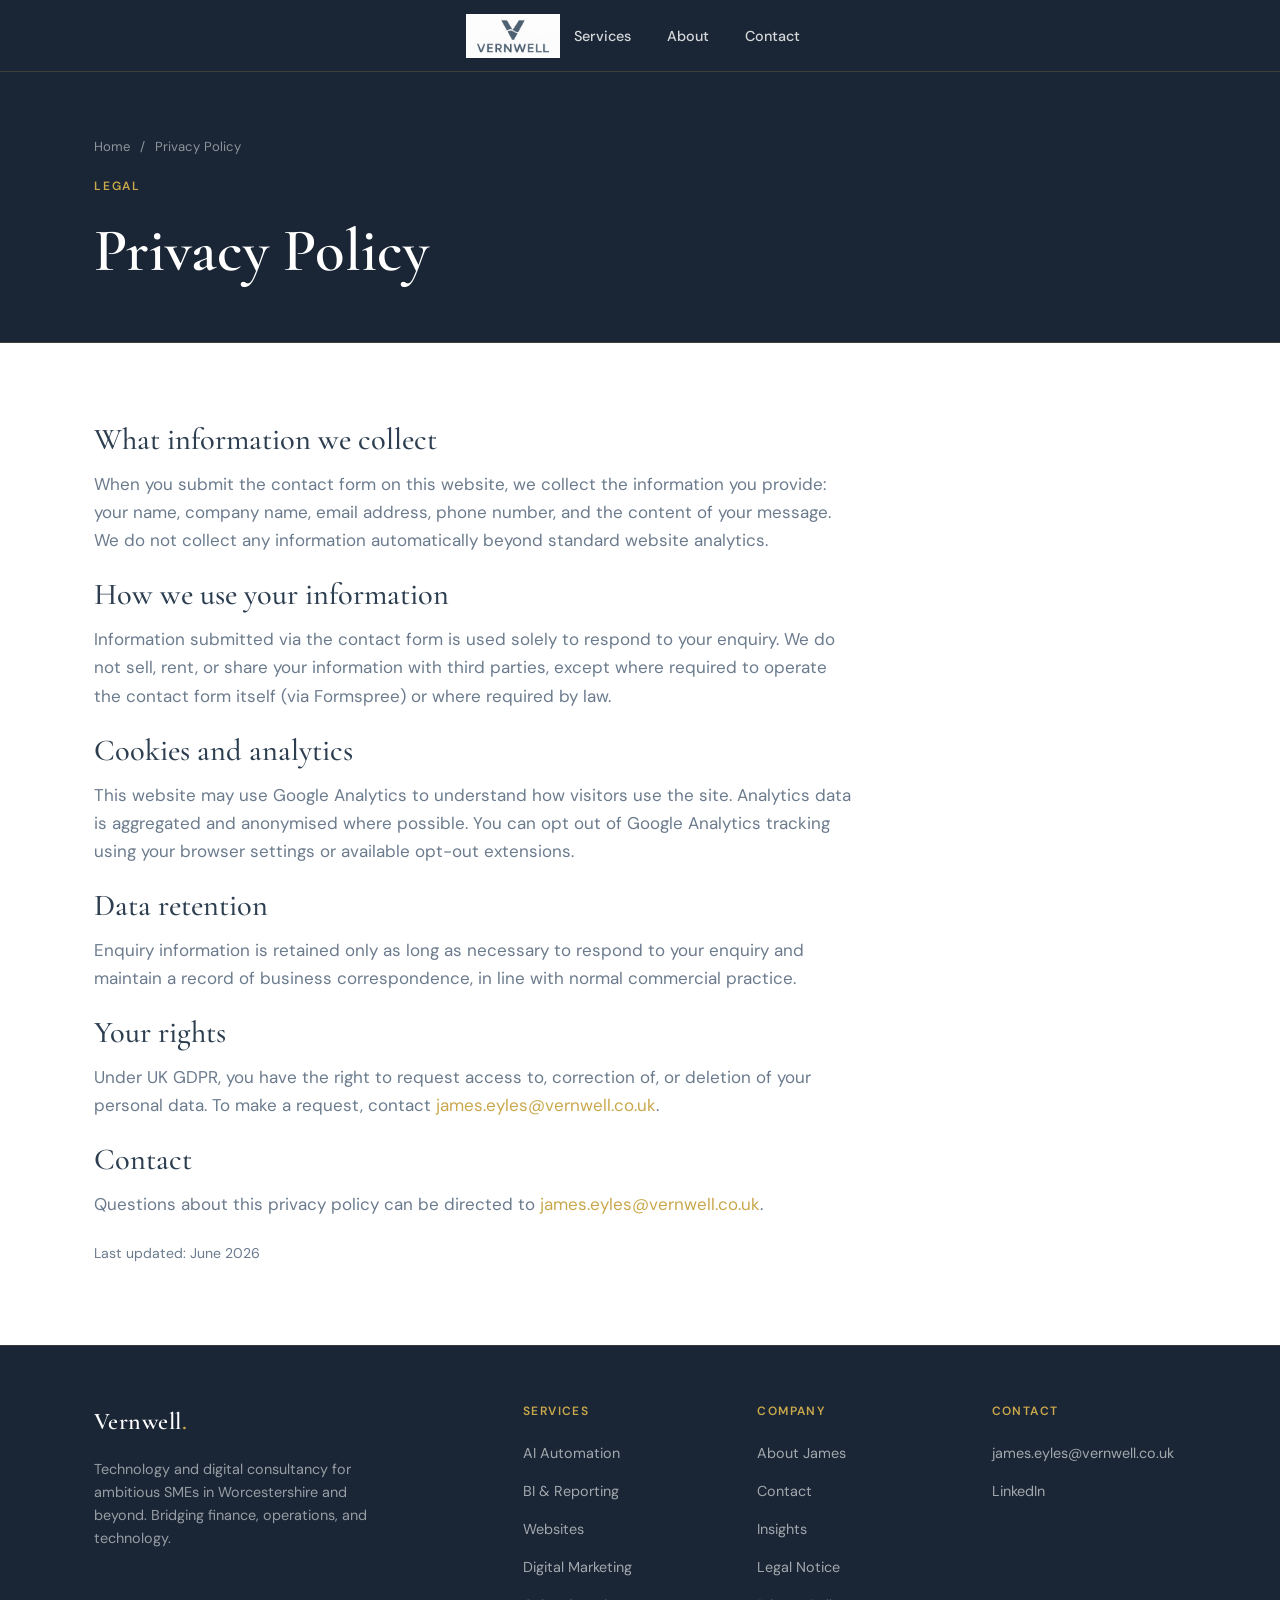
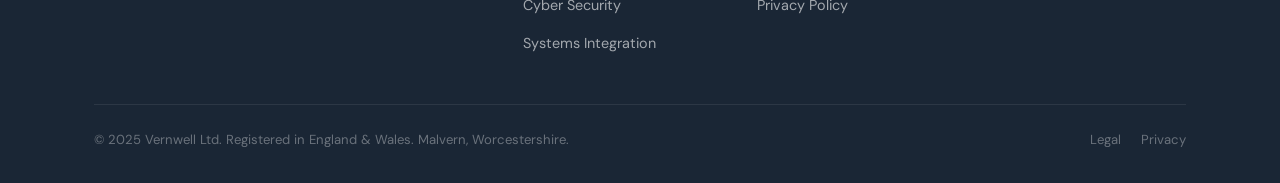
<file: privacy/index.html>
<!DOCTYPE html>
<html lang="en">
<head>
<meta charset="UTF-8">
<meta name="viewport" content="width=device-width, initial-scale=1.0">
<title>Privacy Policy | Vernwell Ltd</title>
<meta name="description" content="Privacy policy for Vernwell Ltd, explaining how personal data submitted via vernwell.co.uk is collected, used, and protected.">
<meta name="robots" content="index, follow">
<link rel="canonical" href="https://www.vernwell.co.uk/privacy/">
<link rel="stylesheet" href="/style.css">
<link rel="icon" type="image/x-icon" href="/images/favicon.ico">
</head>
<body>

<script src="/nav.js"></script>
<script>document.write(getNavHTML('/privacy/'));</script>

<div class="page-hero">
  <div class="container">
    <div class="breadcrumb"><a href="/">Home</a> <span>/</span> Privacy Policy</div>
    <span class="eyebrow">Legal</span>
    <h1>Privacy Policy</h1>
  </div>
</div>

<section>
  <div class="container">
    <div style="max-width:760px;">

      <h3 style="margin-bottom:12px;">What information we collect</h3>
      <p style="color:var(--mid);margin-bottom:24px;">
        When you submit the contact form on this website, we collect the information you provide: your name, company name, email address, phone number, and the content of your message. We do not collect any information automatically beyond standard website analytics.
      </p>

      <h3 style="margin-bottom:12px;">How we use your information</h3>
      <p style="color:var(--mid);margin-bottom:24px;">
        Information submitted via the contact form is used solely to respond to your enquiry. We do not sell, rent, or share your information with third parties, except where required to operate the contact form itself (via Formspree) or where required by law.
      </p>

      <h3 style="margin-bottom:12px;">Cookies and analytics</h3>
      <p style="color:var(--mid);margin-bottom:24px;">
        This website may use Google Analytics to understand how visitors use the site. Analytics data is aggregated and anonymised where possible. You can opt out of Google Analytics tracking using your browser settings or available opt-out extensions.
      </p>

      <h3 style="margin-bottom:12px;">Data retention</h3>
      <p style="color:var(--mid);margin-bottom:24px;">
        Enquiry information is retained only as long as necessary to respond to your enquiry and maintain a record of business correspondence, in line with normal commercial practice.
      </p>

      <h3 style="margin-bottom:12px;">Your rights</h3>
      <p style="color:var(--mid);margin-bottom:24px;">
        Under UK GDPR, you have the right to request access to, correction of, or deletion of your personal data. To make a request, contact <a href="mailto:james.eyles@vernwell.co.uk">james.eyles@vernwell.co.uk</a>.
      </p>

      <h3 style="margin-bottom:12px;">Contact</h3>
      <p style="color:var(--mid);margin-bottom:24px;">
        Questions about this privacy policy can be directed to <a href="mailto:james.eyles@vernwell.co.uk">james.eyles@vernwell.co.uk</a>.
      </p>

      <p style="color:var(--mid);font-size:0.88rem;">Last updated: June 2026</p>

    </div>
  </div>
</section>

<footer>
  <div class="container">
    <div class="footer-grid">
      <div class="footer-brand">
        <span class="nav-logo-text">Vernwell<span style="color:var(--gold);">.</span></span>
        <p>Technology and digital consultancy for ambitious SMEs in Worcestershire and beyond. Bridging finance, operations, and technology.</p>
      </div>
      <div class="footer-col">
        <h5>Services</h5>
        <ul>
          <li><a href="/services/#ai-automation">AI Automation</a></li>
          <li><a href="/services/#bi-reporting">BI & Reporting</a></li>
          <li><a href="/services/#websites">Websites</a></li>
          <li><a href="/services/#digital-marketing">Digital Marketing</a></li>
          <li><a href="/services/#cyber-security">Cyber Security</a></li>
          <li><a href="/services/#systems">Systems Integration</a></li>
        </ul>
      </div>
      <div class="footer-col">
        <h5>Company</h5>
        <ul>
          <li><a href="/about/">About James</a></li>
          <li><a href="/contact/">Contact</a></li>
          <li><a href="/blog/">Insights</a></li>
          <li><a href="/legal/">Legal Notice</a></li>
          <li><a href="/privacy/">Privacy Policy</a></li>
        </ul>
      </div>
      <div class="footer-col">
        <h5>Contact</h5>
        <ul>
          <li><a href="mailto:james.eyles@vernwell.co.uk">james.eyles@vernwell.co.uk</a></li>
          <li><a href="https://uk.linkedin.com/in/james-eyles-acma-44282033" target="_blank" rel="noopener">LinkedIn</a></li>
        </ul>
      </div>
    </div>
    <div class="footer-bottom">
      <p>© 2025 Vernwell Ltd. Registered in England &amp; Wales. Malvern, Worcestershire.</p>
      <div style="display:flex;gap:20px;">
        <a href="/legal/">Legal</a>
        <a href="/privacy/">Privacy</a>
      </div>
    </div>
  </div>
</footer>

</body>
</html>
</file>
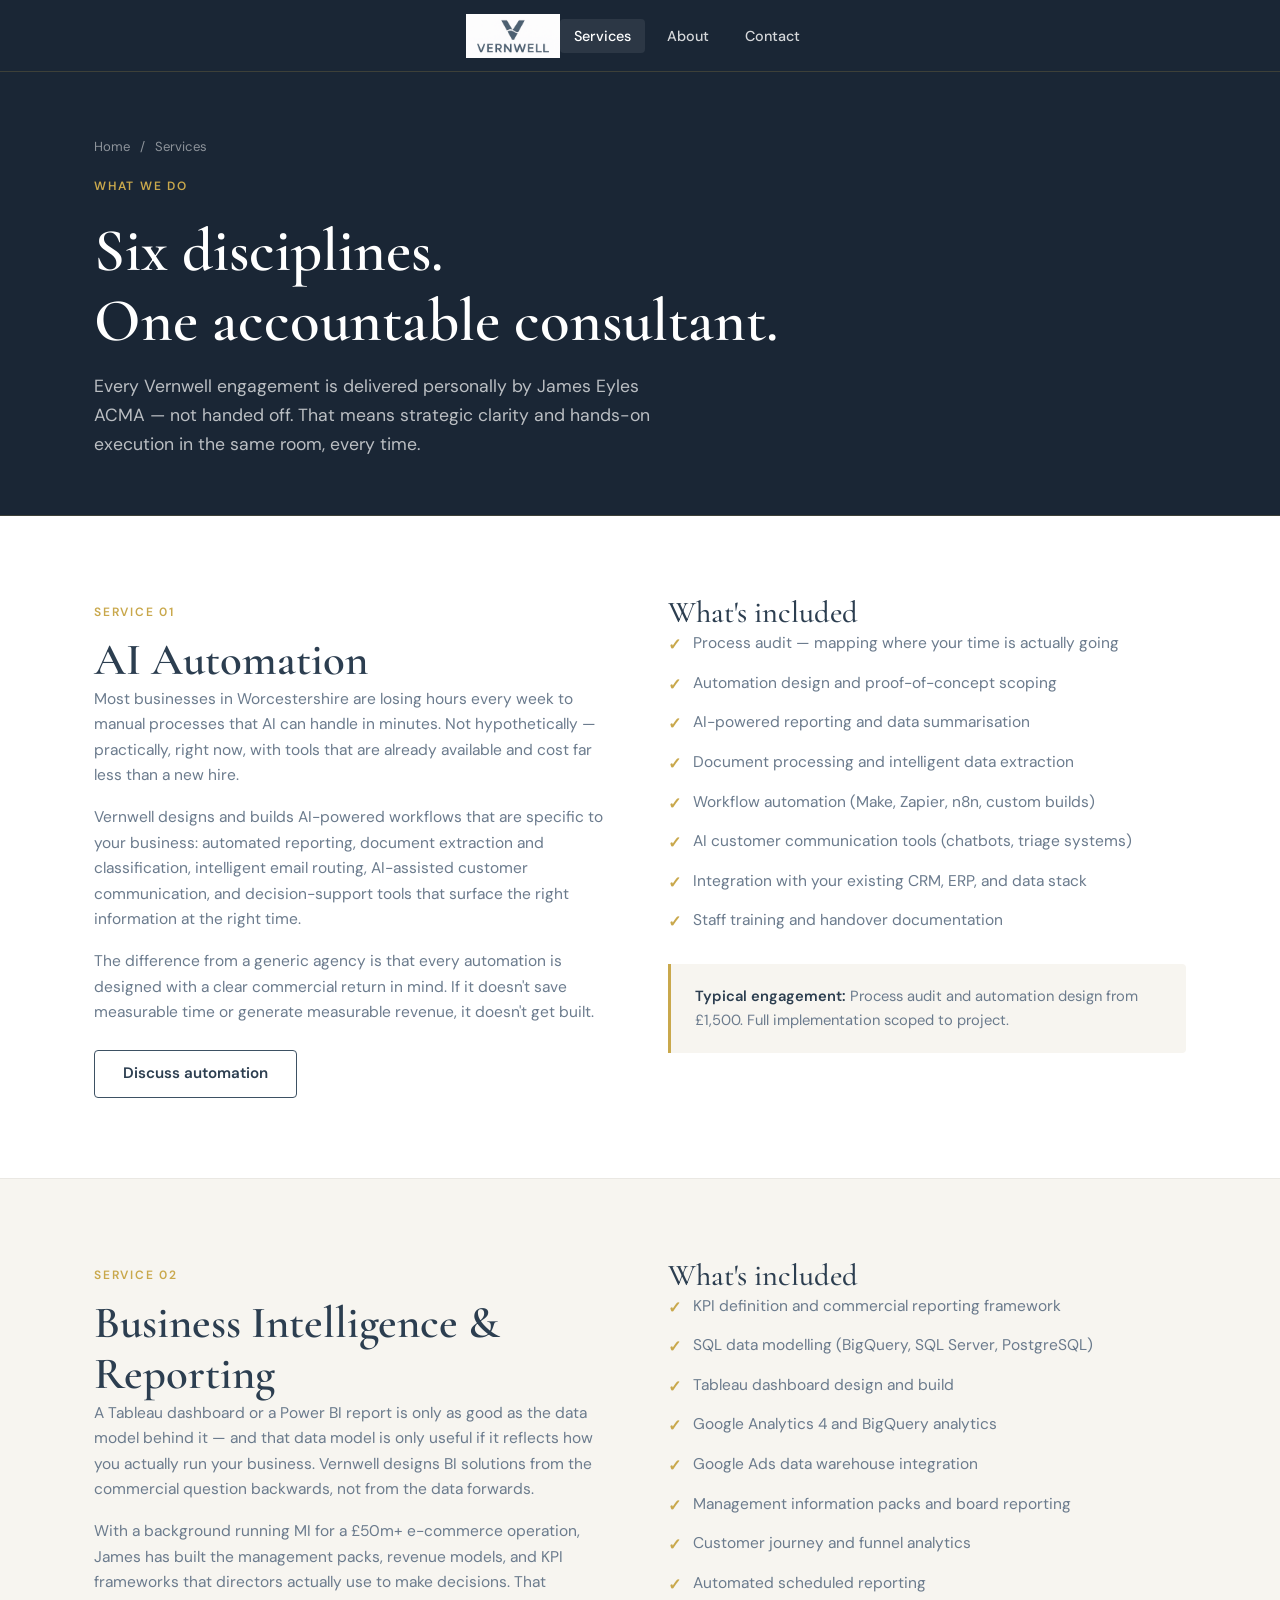
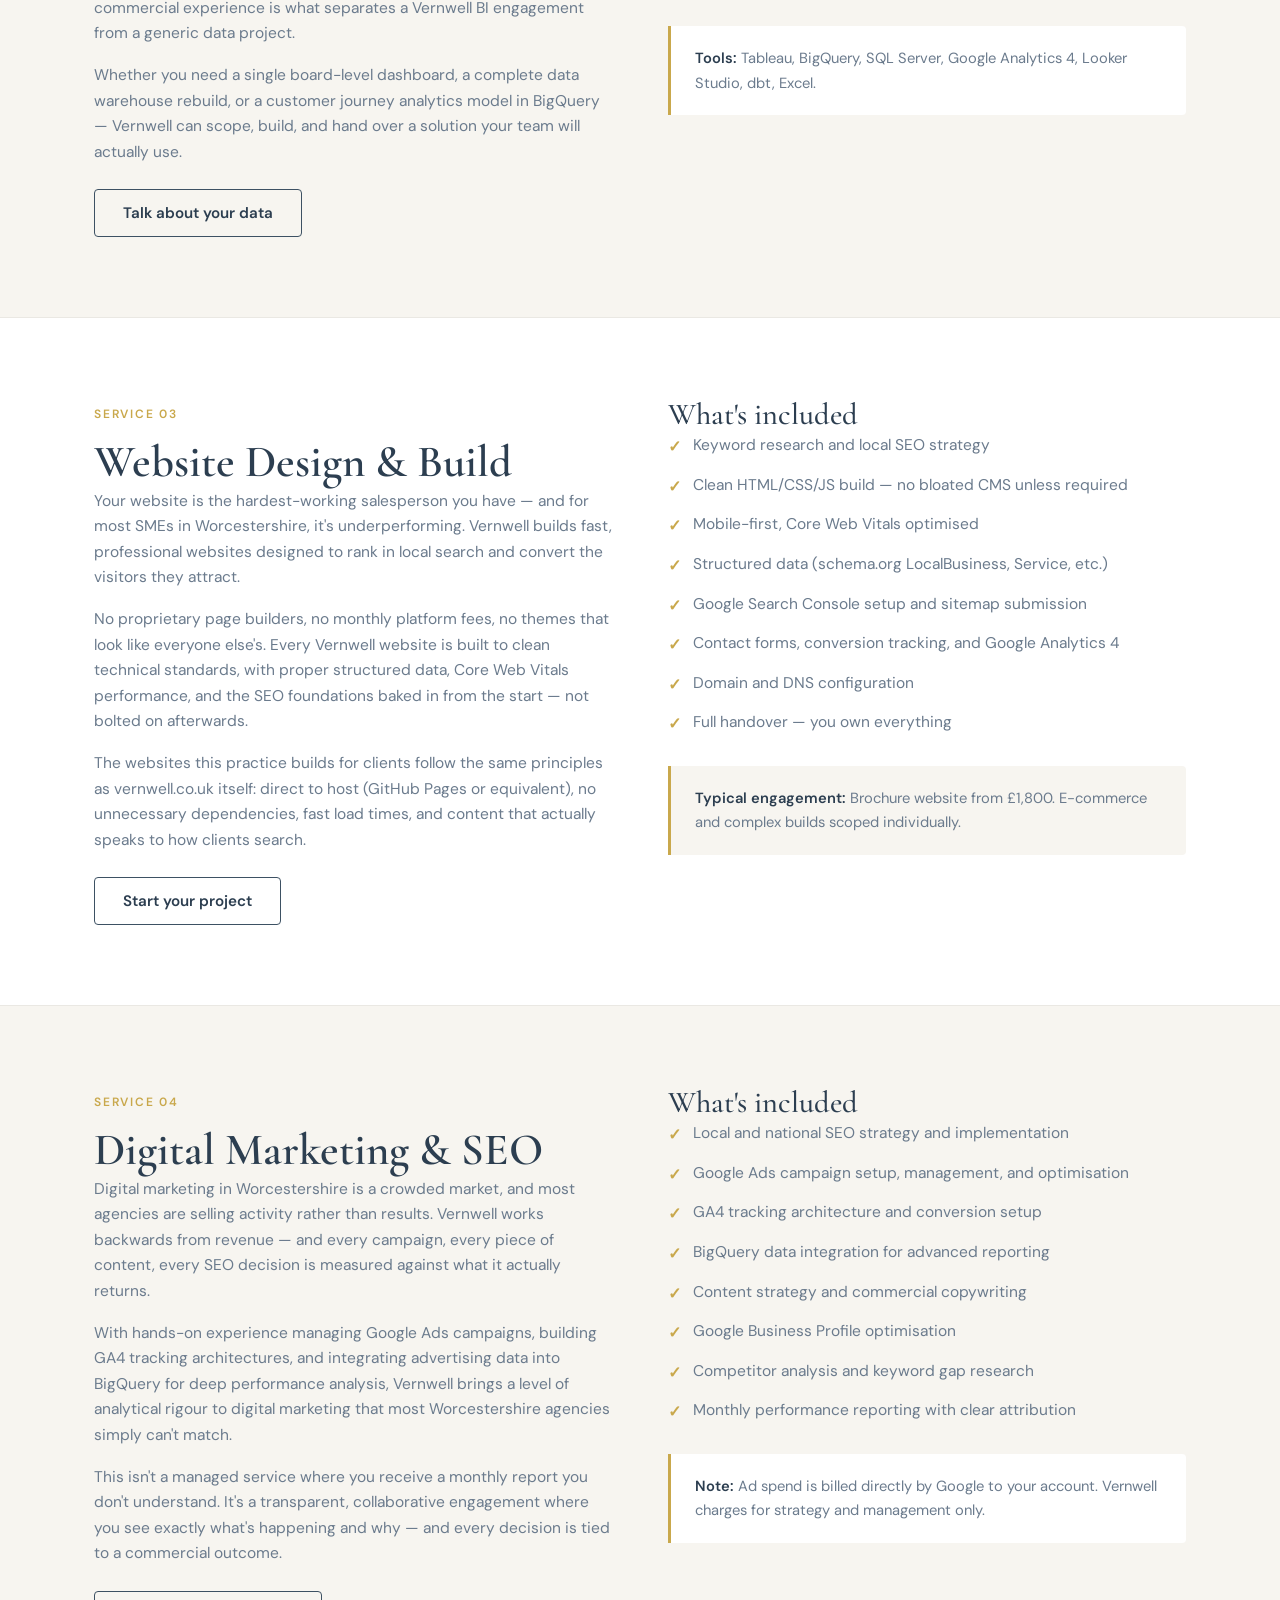
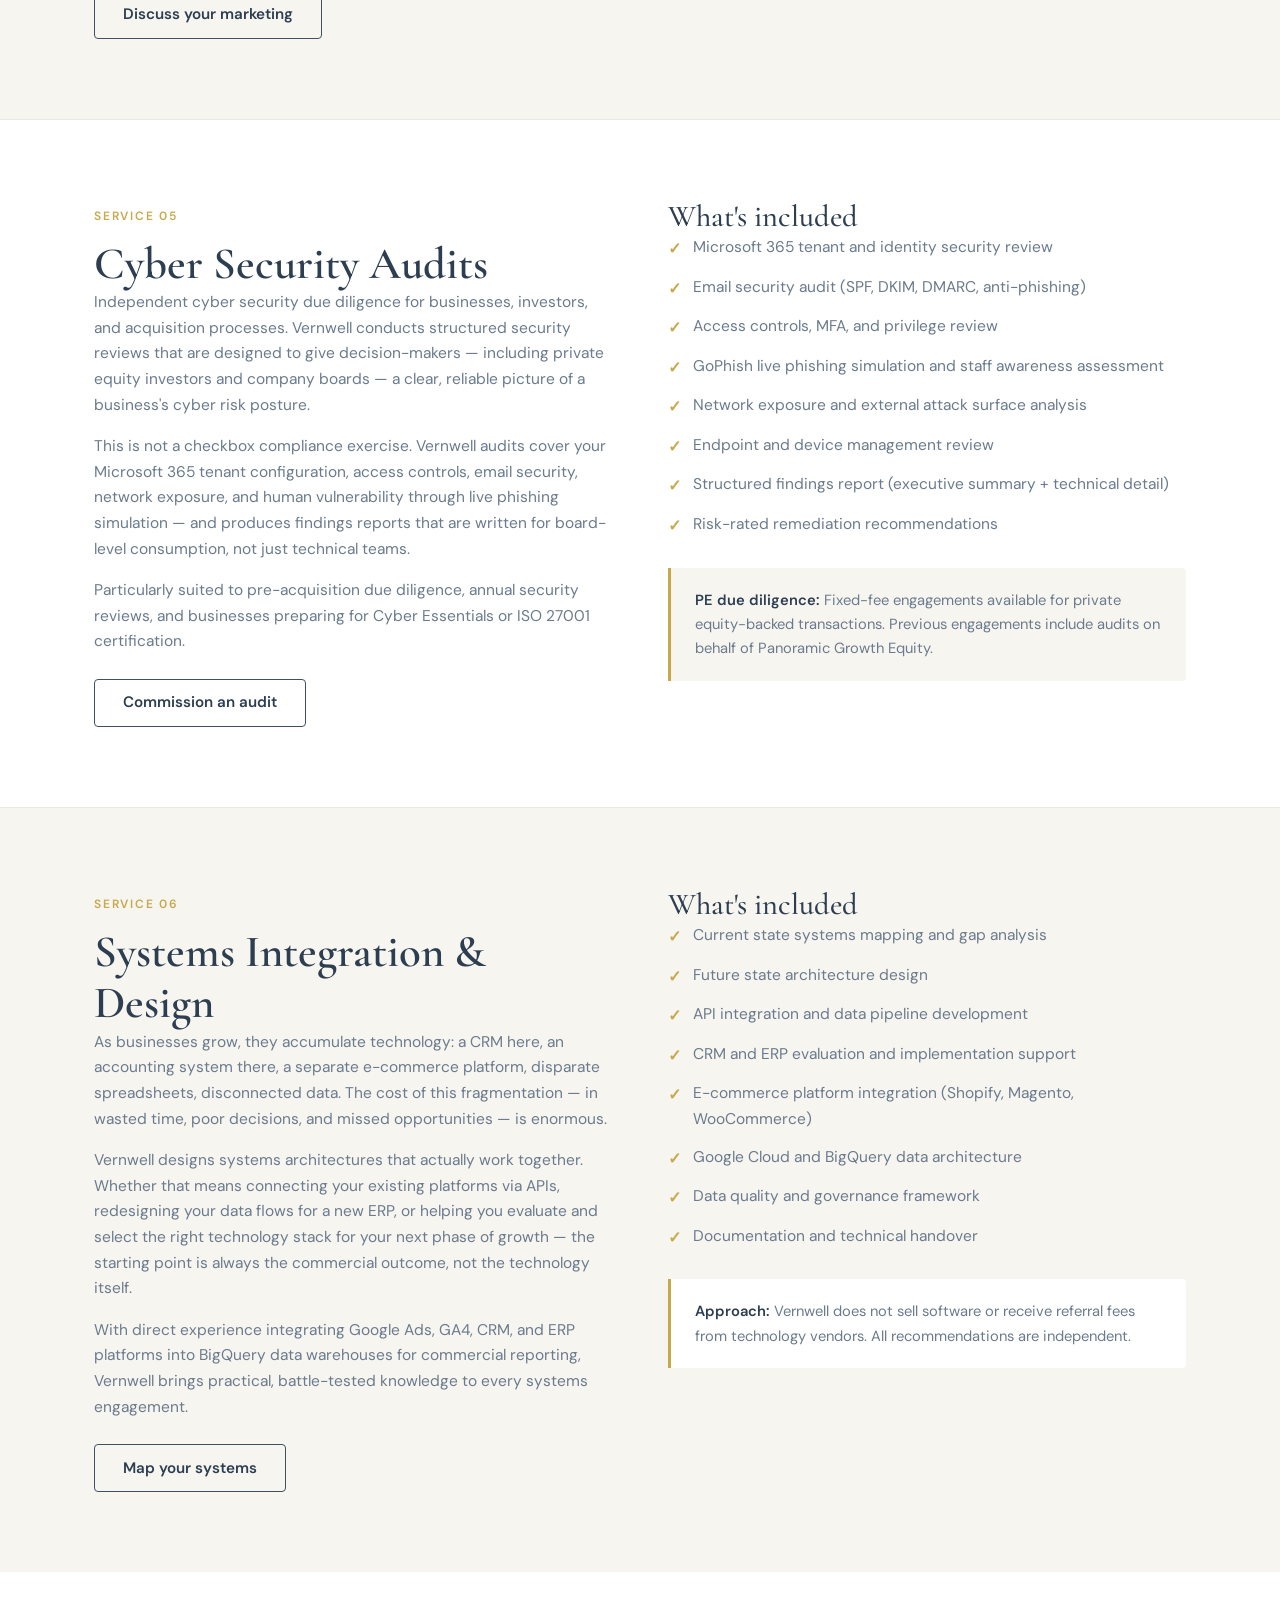
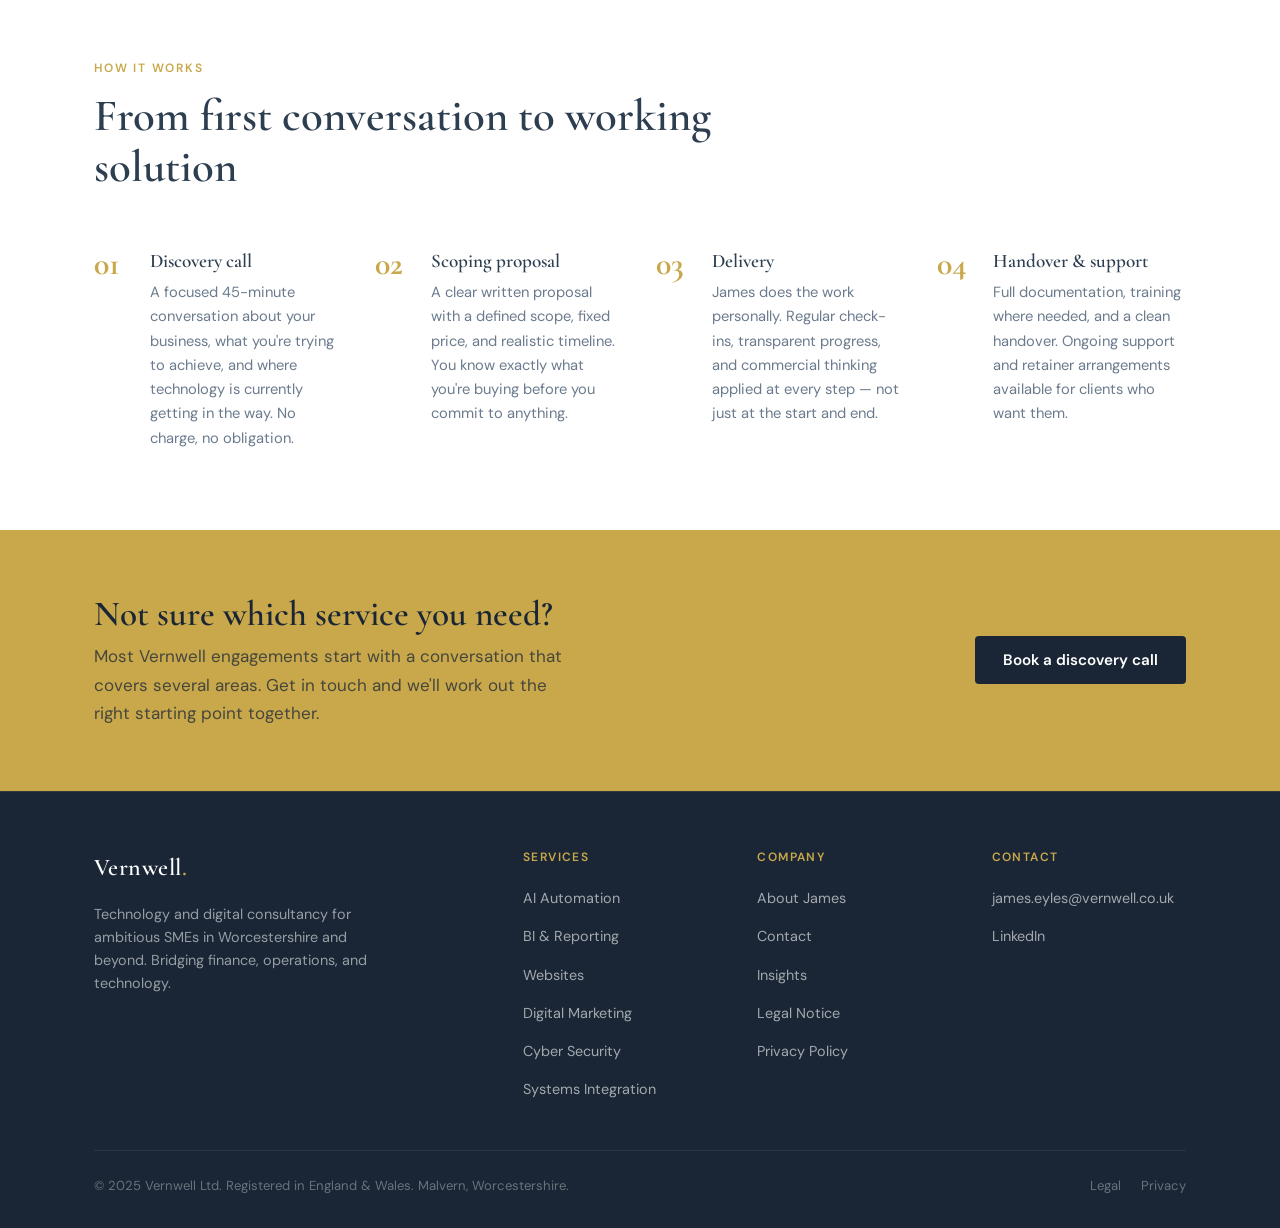
<file: services/index.html>
<!DOCTYPE html>
<html lang="en">
<head>
<meta charset="UTF-8">
<meta name="viewport" content="width=device-width, initial-scale=1.0">
<title>IT & Digital Services Worcestershire | AI, BI, SEO, Cyber Security | Vernwell Ltd</title>
<meta name="description" content="AI automation, business intelligence, website design, digital marketing, cyber security audits and systems integration for SMEs in Worcestershire. Board-level consultancy with hands-on technical delivery from Malvern.">
<meta name="keywords" content="AI automation Worcestershire, BI reporting Malvern, website design Worcester, SEO Worcestershire, Google Ads Worcester, cyber security audit Worcestershire, systems integration Malvern">
<link rel="canonical" href="https://www.vernwell.co.uk/services/">
<link rel="stylesheet" href="/style.css">
<link rel="icon" type="image/x-icon" href="/images/favicon.ico">

<script type="application/ld+json">
{
  "@context": "https://schema.org",
  "@type": "Service",
  "serviceType": "IT and Digital Consultancy",
  "provider": {
    "@type": "LocalBusiness",
    "name": "Vernwell Ltd",
    "address": { "@type": "PostalAddress", "addressLocality": "Malvern", "addressRegion": "Worcestershire" }
  },
  "areaServed": "Worcestershire"
}
</script>
</head>
<body>

<script src="/nav.js"></script>
<script>document.write(getNavHTML('/services/'));</script>

<!-- PAGE HERO -->
<div class="page-hero">
  <div class="container">
    <div class="breadcrumb"><a href="/">Home</a> <span>/</span> Services</div>
    <span class="eyebrow">What We Do</span>
    <h1>Six disciplines.<br>One accountable consultant.</h1>
    <p>Every Vernwell engagement is delivered personally by James Eyles ACMA — not handed off. That means strategic clarity and hands-on execution in the same room, every time.</p>
  </div>
</div>

<!-- ── AI AUTOMATION ─────────────────────────────────────── -->
<section id="ai-automation">
  <div class="container">
    <div class="two-col-text">
      <div>
        <span class="eyebrow">Service 01</span>
        <h2>AI Automation</h2>
        <p>Most businesses in Worcestershire are losing hours every week to manual processes that AI can handle in minutes. Not hypothetically — practically, right now, with tools that are already available and cost far less than a new hire.</p>
        <p>Vernwell designs and builds AI-powered workflows that are specific to your business: automated reporting, document extraction and classification, intelligent email routing, AI-assisted customer communication, and decision-support tools that surface the right information at the right time.</p>
        <p>The difference from a generic agency is that every automation is designed with a clear commercial return in mind. If it doesn't save measurable time or generate measurable revenue, it doesn't get built.</p>
        <a href="/contact/" class="btn btn-outline-dark" style="margin-top:8px;">Discuss automation</a>
      </div>
      <div>
        <h3>What's included</h3>
        <ul class="checklist" style="margin-bottom:28px;">
          <li>Process audit — mapping where your time is actually going</li>
          <li>Automation design and proof-of-concept scoping</li>
          <li>AI-powered reporting and data summarisation</li>
          <li>Document processing and intelligent data extraction</li>
          <li>Workflow automation (Make, Zapier, n8n, custom builds)</li>
          <li>AI customer communication tools (chatbots, triage systems)</li>
          <li>Integration with your existing CRM, ERP, and data stack</li>
          <li>Staff training and handover documentation</li>
        </ul>
        <div style="background:var(--off-white);border-left:3px solid var(--gold);padding:20px 24px;border-radius:0 var(--radius) var(--radius) 0;">
          <p style="font-size:0.92rem;color:var(--mid);margin:0;"><strong style="color:var(--slate);">Typical engagement:</strong> Process audit and automation design from £1,500. Full implementation scoped to project.</p>
        </div>
      </div>
    </div>
  </div>
</section>

<hr style="border:none;border-top:1px solid var(--light);margin:0;">

<!-- ── BI & REPORTING ────────────────────────────────────── -->
<section id="bi-reporting" style="background:var(--off-white);">
  <div class="container">
    <div class="two-col-text">
      <div>
        <span class="eyebrow">Service 02</span>
        <h2>Business Intelligence & Reporting</h2>
        <p>A Tableau dashboard or a Power BI report is only as good as the data model behind it — and that data model is only useful if it reflects how you actually run your business. Vernwell designs BI solutions from the commercial question backwards, not from the data forwards.</p>
        <p>With a background running MI for a £50m+ e-commerce operation, James has built the management packs, revenue models, and KPI frameworks that directors actually use to make decisions. That commercial experience is what separates a Vernwell BI engagement from a generic data project.</p>
        <p>Whether you need a single board-level dashboard, a complete data warehouse rebuild, or a customer journey analytics model in BigQuery — Vernwell can scope, build, and hand over a solution your team will actually use.</p>
        <a href="/contact/" class="btn btn-outline-dark" style="margin-top:8px;">Talk about your data</a>
      </div>
      <div>
        <h3>What's included</h3>
        <ul class="checklist" style="margin-bottom:28px;">
          <li>KPI definition and commercial reporting framework</li>
          <li>SQL data modelling (BigQuery, SQL Server, PostgreSQL)</li>
          <li>Tableau dashboard design and build</li>
          <li>Google Analytics 4 and BigQuery analytics</li>
          <li>Google Ads data warehouse integration</li>
          <li>Management information packs and board reporting</li>
          <li>Customer journey and funnel analytics</li>
          <li>Automated scheduled reporting</li>
        </ul>
        <div style="background:var(--white);border-left:3px solid var(--gold);padding:20px 24px;border-radius:0 var(--radius) var(--radius) 0;">
          <p style="font-size:0.92rem;color:var(--mid);margin:0;"><strong style="color:var(--slate);">Tools:</strong> Tableau, BigQuery, SQL Server, Google Analytics 4, Looker Studio, dbt, Excel.</p>
        </div>
      </div>
    </div>
  </div>
</section>

<hr style="border:none;border-top:1px solid var(--light);margin:0;">

<!-- ── WEBSITES ──────────────────────────────────────────── -->
<section id="websites">
  <div class="container">
    <div class="two-col-text">
      <div>
        <span class="eyebrow">Service 03</span>
        <h2>Website Design & Build</h2>
        <p>Your website is the hardest-working salesperson you have — and for most SMEs in Worcestershire, it's underperforming. Vernwell builds fast, professional websites designed to rank in local search and convert the visitors they attract.</p>
        <p>No proprietary page builders, no monthly platform fees, no themes that look like everyone else's. Every Vernwell website is built to clean technical standards, with proper structured data, Core Web Vitals performance, and the SEO foundations baked in from the start — not bolted on afterwards.</p>
        <p>The websites this practice builds for clients follow the same principles as vernwell.co.uk itself: direct to host (GitHub Pages or equivalent), no unnecessary dependencies, fast load times, and content that actually speaks to how clients search.</p>
        <a href="/contact/" class="btn btn-outline-dark" style="margin-top:8px;">Start your project</a>
      </div>
      <div>
        <h3>What's included</h3>
        <ul class="checklist" style="margin-bottom:28px;">
          <li>Keyword research and local SEO strategy</li>
          <li>Clean HTML/CSS/JS build — no bloated CMS unless required</li>
          <li>Mobile-first, Core Web Vitals optimised</li>
          <li>Structured data (schema.org LocalBusiness, Service, etc.)</li>
          <li>Google Search Console setup and sitemap submission</li>
          <li>Contact forms, conversion tracking, and Google Analytics 4</li>
          <li>Domain and DNS configuration</li>
          <li>Full handover — you own everything</li>
        </ul>
        <div style="background:var(--off-white);border-left:3px solid var(--gold);padding:20px 24px;border-radius:0 var(--radius) var(--radius) 0;">
          <p style="font-size:0.92rem;color:var(--mid);margin:0;"><strong style="color:var(--slate);">Typical engagement:</strong> Brochure website from £1,800. E-commerce and complex builds scoped individually.</p>
        </div>
      </div>
    </div>
  </div>
</section>

<hr style="border:none;border-top:1px solid var(--light);margin:0;">

<!-- ── DIGITAL MARKETING ─────────────────────────────────── -->
<section id="digital-marketing" style="background:var(--off-white);">
  <div class="container">
    <div class="two-col-text">
      <div>
        <span class="eyebrow">Service 04</span>
        <h2>Digital Marketing & SEO</h2>
        <p>Digital marketing in Worcestershire is a crowded market, and most agencies are selling activity rather than results. Vernwell works backwards from revenue — and every campaign, every piece of content, every SEO decision is measured against what it actually returns.</p>
        <p>With hands-on experience managing Google Ads campaigns, building GA4 tracking architectures, and integrating advertising data into BigQuery for deep performance analysis, Vernwell brings a level of analytical rigour to digital marketing that most Worcestershire agencies simply can't match.</p>
        <p>This isn't a managed service where you receive a monthly report you don't understand. It's a transparent, collaborative engagement where you see exactly what's happening and why — and every decision is tied to a commercial outcome.</p>
        <a href="/contact/" class="btn btn-outline-dark" style="margin-top:8px;">Discuss your marketing</a>
      </div>
      <div>
        <h3>What's included</h3>
        <ul class="checklist" style="margin-bottom:28px;">
          <li>Local and national SEO strategy and implementation</li>
          <li>Google Ads campaign setup, management, and optimisation</li>
          <li>GA4 tracking architecture and conversion setup</li>
          <li>BigQuery data integration for advanced reporting</li>
          <li>Content strategy and commercial copywriting</li>
          <li>Google Business Profile optimisation</li>
          <li>Competitor analysis and keyword gap research</li>
          <li>Monthly performance reporting with clear attribution</li>
        </ul>
        <div style="background:var(--white);border-left:3px solid var(--gold);padding:20px 24px;border-radius:0 var(--radius) var(--radius) 0;">
          <p style="font-size:0.92rem;color:var(--mid);margin:0;"><strong style="color:var(--slate);">Note:</strong> Ad spend is billed directly by Google to your account. Vernwell charges for strategy and management only.</p>
        </div>
      </div>
    </div>
  </div>
</section>

<hr style="border:none;border-top:1px solid var(--light);margin:0;">

<!-- ── CYBER SECURITY ────────────────────────────────────── -->
<section id="cyber-security">
  <div class="container">
    <div class="two-col-text">
      <div>
        <span class="eyebrow">Service 05</span>
        <h2>Cyber Security Audits</h2>
        <p>Independent cyber security due diligence for businesses, investors, and acquisition processes. Vernwell conducts structured security reviews that are designed to give decision-makers — including private equity investors and company boards — a clear, reliable picture of a business's cyber risk posture.</p>
        <p>This is not a checkbox compliance exercise. Vernwell audits cover your Microsoft 365 tenant configuration, access controls, email security, network exposure, and human vulnerability through live phishing simulation — and produces findings reports that are written for board-level consumption, not just technical teams.</p>
        <p>Particularly suited to pre-acquisition due diligence, annual security reviews, and businesses preparing for Cyber Essentials or ISO 27001 certification.</p>
        <a href="/contact/" class="btn btn-outline-dark" style="margin-top:8px;">Commission an audit</a>
      </div>
      <div>
        <h3>What's included</h3>
        <ul class="checklist" style="margin-bottom:28px;">
          <li>Microsoft 365 tenant and identity security review</li>
          <li>Email security audit (SPF, DKIM, DMARC, anti-phishing)</li>
          <li>Access controls, MFA, and privilege review</li>
          <li>GoPhish live phishing simulation and staff awareness assessment</li>
          <li>Network exposure and external attack surface analysis</li>
          <li>Endpoint and device management review</li>
          <li>Structured findings report (executive summary + technical detail)</li>
          <li>Risk-rated remediation recommendations</li>
        </ul>
        <div style="background:var(--off-white);border-left:3px solid var(--gold);padding:20px 24px;border-radius:0 var(--radius) var(--radius) 0;">
          <p style="font-size:0.92rem;color:var(--mid);margin:0;"><strong style="color:var(--slate);">PE due diligence:</strong> Fixed-fee engagements available for private equity-backed transactions. Previous engagements include audits on behalf of Panoramic Growth Equity.</p>
        </div>
      </div>
    </div>
  </div>
</section>

<hr style="border:none;border-top:1px solid var(--light);margin:0;">

<!-- ── SYSTEMS INTEGRATION ───────────────────────────────── -->
<section id="systems" style="background:var(--off-white);">
  <div class="container">
    <div class="two-col-text">
      <div>
        <span class="eyebrow">Service 06</span>
        <h2>Systems Integration & Design</h2>
        <p>As businesses grow, they accumulate technology: a CRM here, an accounting system there, a separate e-commerce platform, disparate spreadsheets, disconnected data. The cost of this fragmentation — in wasted time, poor decisions, and missed opportunities — is enormous.</p>
        <p>Vernwell designs systems architectures that actually work together. Whether that means connecting your existing platforms via APIs, redesigning your data flows for a new ERP, or helping you evaluate and select the right technology stack for your next phase of growth — the starting point is always the commercial outcome, not the technology itself.</p>
        <p>With direct experience integrating Google Ads, GA4, CRM, and ERP platforms into BigQuery data warehouses for commercial reporting, Vernwell brings practical, battle-tested knowledge to every systems engagement.</p>
        <a href="/contact/" class="btn btn-outline-dark" style="margin-top:8px;">Map your systems</a>
      </div>
      <div>
        <h3>What's included</h3>
        <ul class="checklist" style="margin-bottom:28px;">
          <li>Current state systems mapping and gap analysis</li>
          <li>Future state architecture design</li>
          <li>API integration and data pipeline development</li>
          <li>CRM and ERP evaluation and implementation support</li>
          <li>E-commerce platform integration (Shopify, Magento, WooCommerce)</li>
          <li>Google Cloud and BigQuery data architecture</li>
          <li>Data quality and governance framework</li>
          <li>Documentation and technical handover</li>
        </ul>
        <div style="background:var(--white);border-left:3px solid var(--gold);padding:20px 24px;border-radius:0 var(--radius) var(--radius) 0;">
          <p style="font-size:0.92rem;color:var(--mid);margin:0;"><strong style="color:var(--slate);">Approach:</strong> Vernwell does not sell software or receive referral fees from technology vendors. All recommendations are independent.</p>
        </div>
      </div>
    </div>
  </div>
</section>

<!-- ── PROCESS ───────────────────────────────────────────── -->
<section>
  <div class="container">
    <div class="section-header">
      <span class="eyebrow">How It Works</span>
      <h2>From first conversation to working solution</h2>
    </div>
    <div class="process-steps">
      <div class="process-step">
        <h4>Discovery call</h4>
        <p>A focused 45-minute conversation about your business, what you're trying to achieve, and where technology is currently getting in the way. No charge, no obligation.</p>
      </div>
      <div class="process-step">
        <h4>Scoping proposal</h4>
        <p>A clear written proposal with a defined scope, fixed price, and realistic timeline. You know exactly what you're buying before you commit to anything.</p>
      </div>
      <div class="process-step">
        <h4>Delivery</h4>
        <p>James does the work personally. Regular check-ins, transparent progress, and commercial thinking applied at every step — not just at the start and end.</p>
      </div>
      <div class="process-step">
        <h4>Handover & support</h4>
        <p>Full documentation, training where needed, and a clean handover. Ongoing support and retainer arrangements available for clients who want them.</p>
      </div>
    </div>
  </div>
</section>

<!-- ── CTA BAND ──────────────────────────────────────────── -->
<div class="cta-band">
  <div class="container">
    <div class="cta-band-inner">
      <div>
        <h2>Not sure which service you need?</h2>
        <p>Most Vernwell engagements start with a conversation that covers several areas. Get in touch and we'll work out the right starting point together.</p>
      </div>
      <a href="/contact/" class="btn btn-dark">Book a discovery call</a>
    </div>
  </div>
</div>

<!-- FOOTER -->
<footer>
  <div class="container">
    <div class="footer-grid">
      <div class="footer-brand">
        <span class="nav-logo-text">Vernwell<span style="color:var(--gold);">.</span></span>
        <p>Technology and digital consultancy for ambitious SMEs in Worcestershire and beyond. Bridging finance, operations, and technology.</p>
      </div>
      <div class="footer-col">
        <h5>Services</h5>
        <ul>
          <li><a href="#ai-automation">AI Automation</a></li>
          <li><a href="#bi-reporting">BI & Reporting</a></li>
          <li><a href="#websites">Websites</a></li>
          <li><a href="#digital-marketing">Digital Marketing</a></li>
          <li><a href="#cyber-security">Cyber Security</a></li>
          <li><a href="#systems">Systems Integration</a></li>
        </ul>
      </div>
      <div class="footer-col">
        <h5>Company</h5>
        <ul>
          <li><a href="/about/">About James</a></li>
          <li><a href="/contact/">Contact</a></li>
          <li><a href="/blog/">Insights</a></li>
          <li><a href="/legal/">Legal Notice</a></li>
          <li><a href="/privacy/">Privacy Policy</a></li>
        </ul>
      </div>
      <div class="footer-col">
        <h5>Contact</h5>
        <ul>
          <li><a href="mailto:james.eyles@vernwell.co.uk">james.eyles@vernwell.co.uk</a></li>
          <li><a href="https://uk.linkedin.com/in/james-eyles-acma-44282033" target="_blank" rel="noopener">LinkedIn</a></li>
        </ul>
      </div>
    </div>
    <div class="footer-bottom">
      <p>© 2025 Vernwell Ltd. Registered in England &amp; Wales. Malvern, Worcestershire.</p>
      <div style="display:flex;gap:20px;">
        <a href="/legal/">Legal</a>
        <a href="/privacy/">Privacy</a>
      </div>
    </div>
  </div>
</footer>

</body>
</html>
</file>
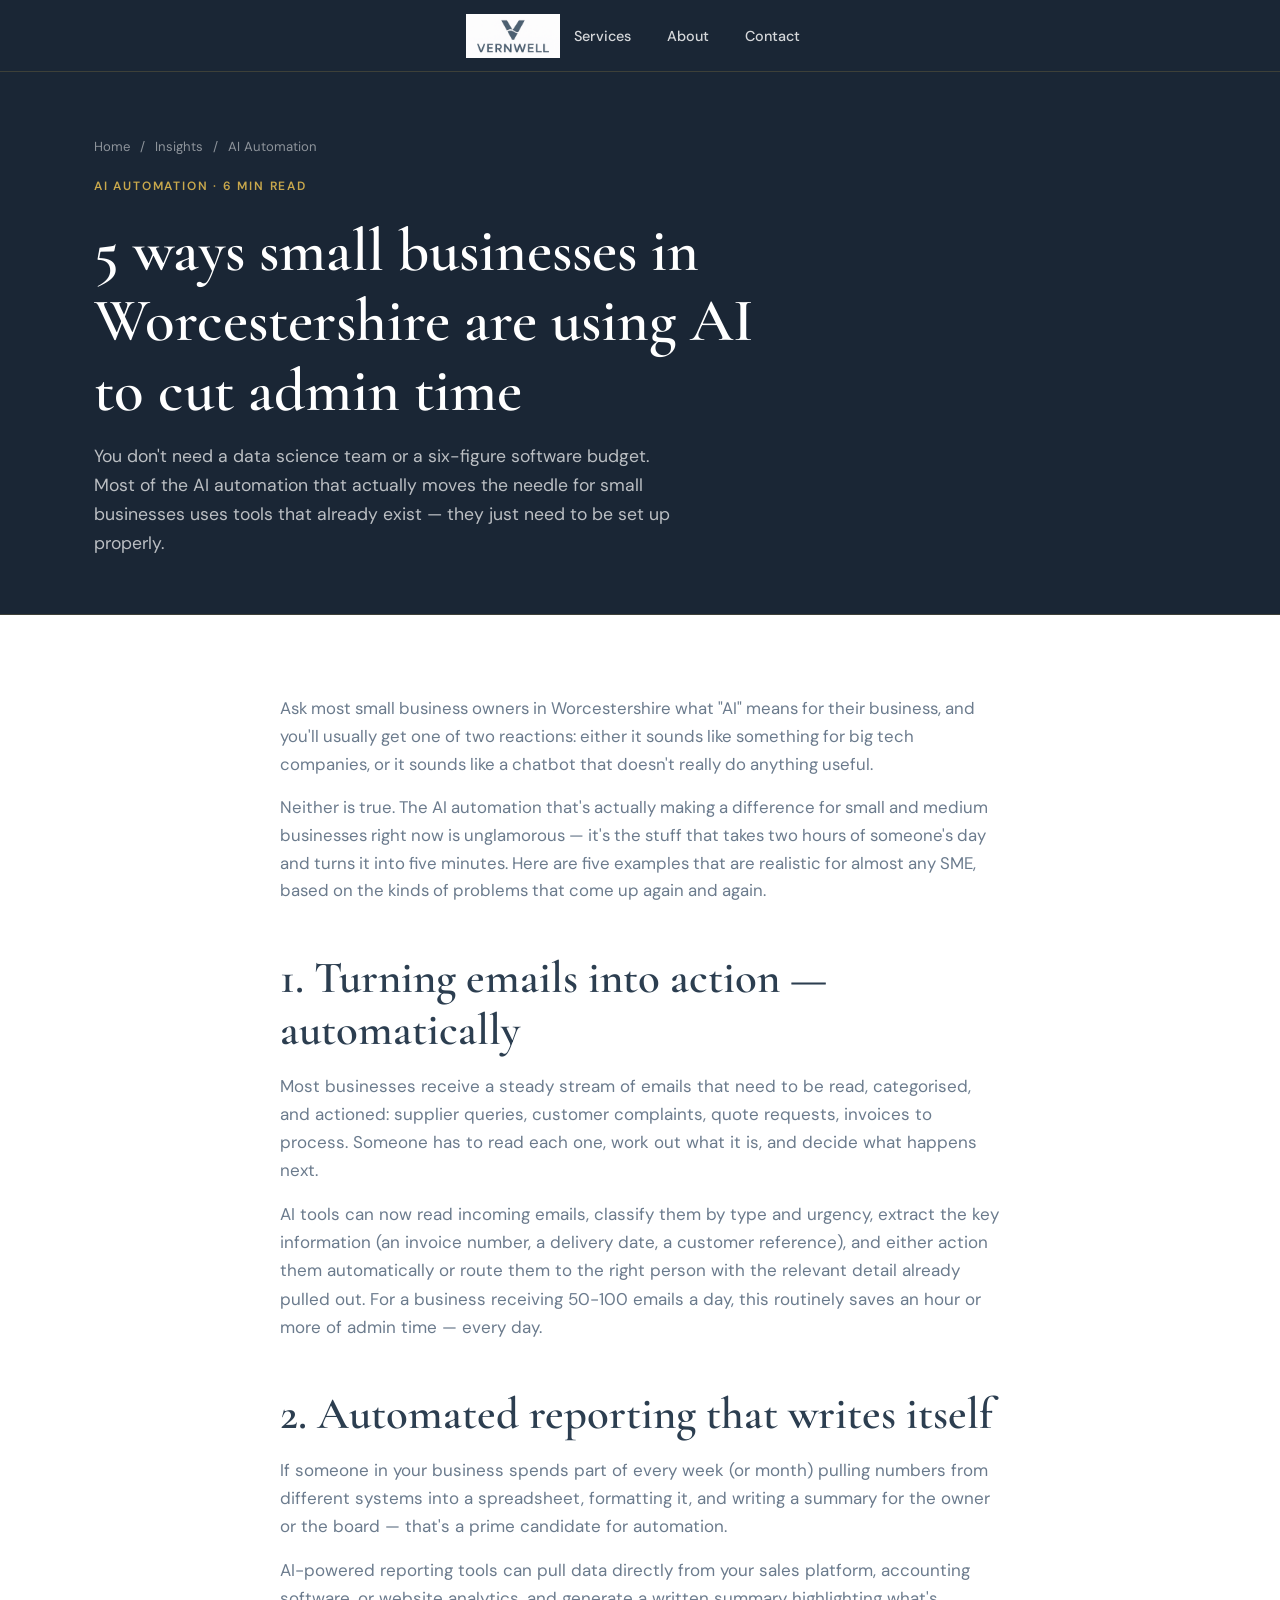
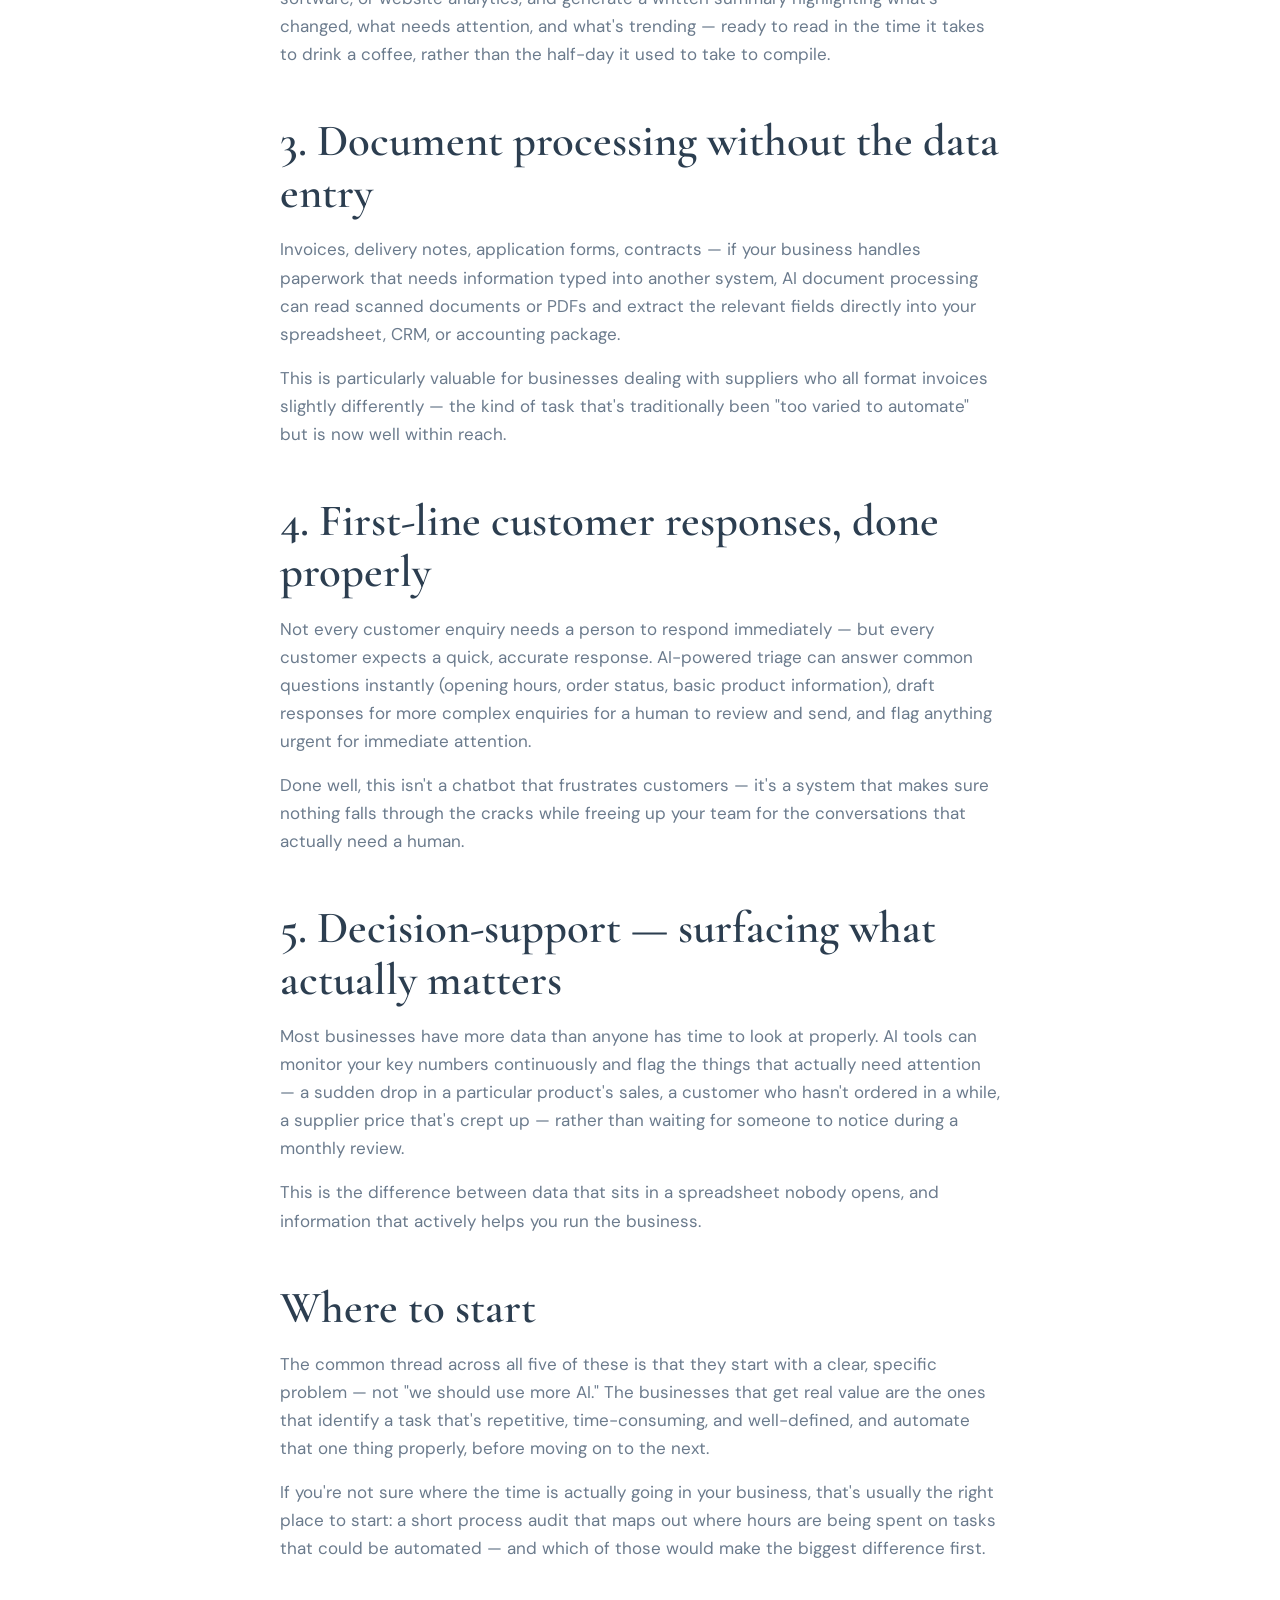
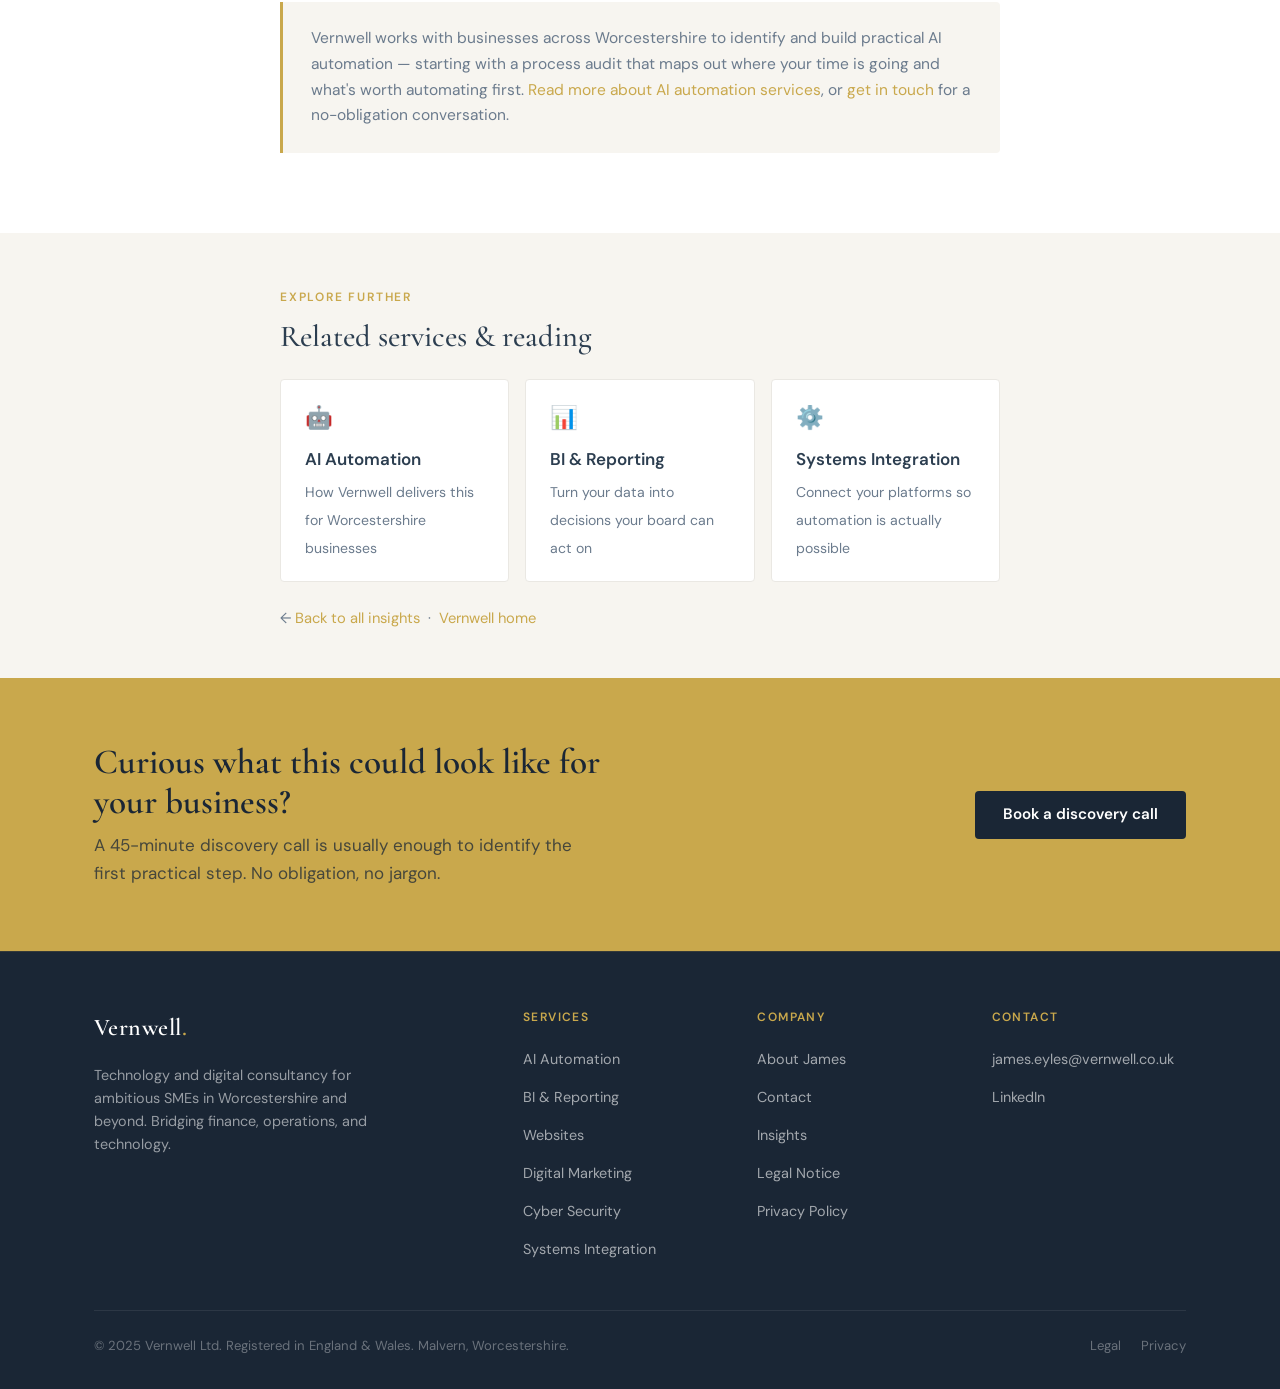
<file: blog/ai-automation-worcestershire-business/index.html>
<!DOCTYPE html>
<html lang="en">
<head>
<meta charset="UTF-8">
<meta name="viewport" content="width=device-width, initial-scale=1.0">
<title>5 Ways Small Businesses in Worcestershire Are Using AI to Cut Admin Time | Vernwell Ltd</title>
<meta name="description" content="Practical examples of AI automation small businesses in Worcestershire are using right now to save hours every week — invoice processing, email handling, reporting and more.">
<meta name="keywords" content="AI automation small business Worcestershire, AI for business Worcester, automate admin tasks AI, AI consultant Malvern">
<link rel="canonical" href="https://www.vernwell.co.uk/blog/ai-automation-worcestershire-business/">
<link rel="stylesheet" href="/style.css">
<link rel="icon" type="image/x-icon" href="/images/favicon.ico">

<script type="application/ld+json">
{
  "@context": "https://schema.org",
  "@type": "Article",
  "headline": "5 ways small businesses in Worcestershire are using AI to cut admin time",
  "author": {
    "@type": "Person",
    "name": "James Eyles ACMA"
  },
  "publisher": {
    "@type": "Organization",
    "name": "Vernwell Ltd"
  },
  "datePublished": "2026-06-14",
  "mainEntityOfPage": "https://www.vernwell.co.uk/blog/ai-automation-worcestershire-business/"
}
</script>
</head>
<body>

<script src="/nav.js"></script>
<script>document.write(getNavHTML('/blog/'));</script>

<!-- PAGE HERO -->
<div class="page-hero">
  <div class="container">
    <div class="breadcrumb"><a href="/">Home</a> <span>/</span> <a href="/blog/">Insights</a> <span>/</span> AI Automation</div>
    <span class="eyebrow">AI Automation · 6 min read</span>
    <h1>5 ways small businesses in Worcestershire are using AI to cut admin time</h1>
    <p>You don't need a data science team or a six-figure software budget. Most of the AI automation that actually moves the needle for small businesses uses tools that already exist — they just need to be set up properly.</p>
  </div>
</div>

<!-- ── ARTICLE BODY ──────────────────────────────────────── -->
<section>
  <div class="container">
    <div style="max-width:720px;margin:0 auto;">

      <p style="color:var(--mid);font-size:1.05rem;">Ask most small business owners in Worcestershire what "AI" means for their business, and you'll usually get one of two reactions: either it sounds like something for big tech companies, or it sounds like a chatbot that doesn't really do anything useful.</p>

      <p style="color:var(--mid);font-size:1.05rem;">Neither is true. The AI automation that's actually making a difference for small and medium businesses right now is unglamorous — it's the stuff that takes two hours of someone's day and turns it into five minutes. Here are five examples that are realistic for almost any SME, based on the kinds of problems that come up again and again.</p>

      <h2 style="margin-top:48px;margin-bottom:16px;">1. Turning emails into action — automatically</h2>
      <p style="color:var(--mid);">Most businesses receive a steady stream of emails that need to be read, categorised, and actioned: supplier queries, customer complaints, quote requests, invoices to process. Someone has to read each one, work out what it is, and decide what happens next.</p>
      <p style="color:var(--mid);">AI tools can now read incoming emails, classify them by type and urgency, extract the key information (an invoice number, a delivery date, a customer reference), and either action them automatically or route them to the right person with the relevant detail already pulled out. For a business receiving 50-100 emails a day, this routinely saves an hour or more of admin time — every day.</p>

      <h2 style="margin-top:48px;margin-bottom:16px;">2. Automated reporting that writes itself</h2>
      <p style="color:var(--mid);">If someone in your business spends part of every week (or month) pulling numbers from different systems into a spreadsheet, formatting it, and writing a summary for the owner or the board — that's a prime candidate for automation.</p>
      <p style="color:var(--mid);">AI-powered reporting tools can pull data directly from your sales platform, accounting software, or website analytics, and generate a written summary highlighting what's changed, what needs attention, and what's trending — ready to read in the time it takes to drink a coffee, rather than the half-day it used to take to compile.</p>

      <h2 style="margin-top:48px;margin-bottom:16px;">3. Document processing without the data entry</h2>
      <p style="color:var(--mid);">Invoices, delivery notes, application forms, contracts — if your business handles paperwork that needs information typed into another system, AI document processing can read scanned documents or PDFs and extract the relevant fields directly into your spreadsheet, CRM, or accounting package.</p>
      <p style="color:var(--mid);">This is particularly valuable for businesses dealing with suppliers who all format invoices slightly differently — the kind of task that's traditionally been "too varied to automate" but is now well within reach.</p>

      <h2 style="margin-top:48px;margin-bottom:16px;">4. First-line customer responses, done properly</h2>
      <p style="color:var(--mid);">Not every customer enquiry needs a person to respond immediately — but every customer expects a quick, accurate response. AI-powered triage can answer common questions instantly (opening hours, order status, basic product information), draft responses for more complex enquiries for a human to review and send, and flag anything urgent for immediate attention.</p>
      <p style="color:var(--mid);">Done well, this isn't a chatbot that frustrates customers — it's a system that makes sure nothing falls through the cracks while freeing up your team for the conversations that actually need a human.</p>

      <h2 style="margin-top:48px;margin-bottom:16px;">5. Decision-support — surfacing what actually matters</h2>
      <p style="color:var(--mid);">Most businesses have more data than anyone has time to look at properly. AI tools can monitor your key numbers continuously and flag the things that actually need attention — a sudden drop in a particular product's sales, a customer who hasn't ordered in a while, a supplier price that's crept up — rather than waiting for someone to notice during a monthly review.</p>
      <p style="color:var(--mid);">This is the difference between data that sits in a spreadsheet nobody opens, and information that actively helps you run the business.</p>

      <h2 style="margin-top:48px;margin-bottom:16px;">Where to start</h2>
      <p style="color:var(--mid);">The common thread across all five of these is that they start with a clear, specific problem — not "we should use more AI." The businesses that get real value are the ones that identify a task that's repetitive, time-consuming, and well-defined, and automate that one thing properly, before moving on to the next.</p>
      <p style="color:var(--mid);">If you're not sure where the time is actually going in your business, that's usually the right place to start: a short process audit that maps out where hours are being spent on tasks that could be automated — and which of those would make the biggest difference first.</p>

      <div style="background:var(--off-white);border-left:3px solid var(--gold);padding:24px 28px;border-radius:0 var(--radius) var(--radius) 0;margin-top:40px;">
        <p style="font-size:0.97rem;color:var(--mid);margin:0;">Vernwell works with businesses across Worcestershire to identify and build practical AI automation — starting with a process audit that maps out where your time is going and what's worth automating first. <a href="/services/#ai-automation">Read more about AI automation services</a>, or <a href="/contact/">get in touch</a> for a no-obligation conversation.</p>
      </div>

    </div>
  </div>
</section>


<!-- ── RELATED LINKS ────────────────────────────────────── -->
<section style="background:var(--off-white);padding:48px 0;">
  <div class="container">
    <div style="max-width:720px;margin:0 auto;">
      <span class="eyebrow">Explore Further</span>
      <h3 style="margin-bottom:24px;">Related services & reading</h3>
      <div style="display:grid;grid-template-columns:repeat(auto-fit,minmax(200px,1fr));gap:16px;">
        <a href="/services/#ai-automation" style="display:block;padding:20px 24px;background:var(--white);border:1px solid var(--light);border-radius:var(--radius);text-decoration:none;transition:border-color 0.2s;" onmouseover="this.style.borderColor='var(--gold)'" onmouseout="this.style.borderColor='var(--light)'">
          <span style="font-size:1.4rem;display:block;margin-bottom:8px;">🤖</span>
          <strong style="color:var(--slate);display:block;margin-bottom:4px;">AI Automation</strong>
          <span style="font-size:0.88rem;color:var(--mid);">How Vernwell delivers this for Worcestershire businesses</span>
        </a>
        <a href="/services/#bi-reporting" style="display:block;padding:20px 24px;background:var(--white);border:1px solid var(--light);border-radius:var(--radius);text-decoration:none;transition:border-color 0.2s;" onmouseover="this.style.borderColor='var(--gold)'" onmouseout="this.style.borderColor='var(--light)'">
          <span style="font-size:1.4rem;display:block;margin-bottom:8px;">📊</span>
          <strong style="color:var(--slate);display:block;margin-bottom:4px;">BI & Reporting</strong>
          <span style="font-size:0.88rem;color:var(--mid);">Turn your data into decisions your board can act on</span>
        </a>
        <a href="/services/#systems" style="display:block;padding:20px 24px;background:var(--white);border:1px solid var(--light);border-radius:var(--radius);text-decoration:none;transition:border-color 0.2s;" onmouseover="this.style.borderColor='var(--gold)'" onmouseout="this.style.borderColor='var(--light)'">
          <span style="font-size:1.4rem;display:block;margin-bottom:8px;">⚙️</span>
          <strong style="color:var(--slate);display:block;margin-bottom:4px;">Systems Integration</strong>
          <span style="font-size:0.88rem;color:var(--mid);">Connect your platforms so automation is actually possible</span>
        </a>
      </div>
      <p style="margin-top:24px;font-size:0.92rem;color:var(--mid);">← <a href="/blog/">Back to all insights</a> &nbsp;·&nbsp; <a href="/">Vernwell home</a></p>
    </div>
  </div>
</section>

<!-- ── CTA ───────────────────────────────────────────────── -->
<div class="cta-band">
  <div class="container">
    <div class="cta-band-inner">
      <div>
        <h2>Curious what this could look like for your business?</h2>
        <p>A 45-minute discovery call is usually enough to identify the first practical step. No obligation, no jargon.</p>
      </div>
      <a href="/contact/" class="btn btn-dark">Book a discovery call</a>
    </div>
  </div>
</div>

<!-- FOOTER -->
<footer>
  <div class="container">
    <div class="footer-grid">
      <div class="footer-brand">
        <span class="nav-logo-text">Vernwell<span style="color:var(--gold);">.</span></span>
        <p>Technology and digital consultancy for ambitious SMEs in Worcestershire and beyond. Bridging finance, operations, and technology.</p>
      </div>
      <div class="footer-col">
        <h5>Services</h5>
        <ul>
          <li><a href="/services/#ai-automation">AI Automation</a></li>
          <li><a href="/services/#bi-reporting">BI & Reporting</a></li>
          <li><a href="/services/#websites">Websites</a></li>
          <li><a href="/services/#digital-marketing">Digital Marketing</a></li>
          <li><a href="/services/#cyber-security">Cyber Security</a></li>
          <li><a href="/services/#systems">Systems Integration</a></li>
        </ul>
      </div>
      <div class="footer-col">
        <h5>Company</h5>
        <ul>
          <li><a href="/about/">About James</a></li>
          <li><a href="/contact/">Contact</a></li>
          <li><a href="/blog/">Insights</a></li>
          <li><a href="/legal/">Legal Notice</a></li>
          <li><a href="/privacy/">Privacy Policy</a></li>
        </ul>
      </div>
      <div class="footer-col">
        <h5>Contact</h5>
        <ul>
          <li><a href="mailto:james.eyles@vernwell.co.uk">james.eyles@vernwell.co.uk</a></li>
          <li><a href="https://uk.linkedin.com/in/james-eyles-acma-44282033" target="_blank" rel="noopener">LinkedIn</a></li>
        </ul>
      </div>
    </div>
    <div class="footer-bottom">
      <p>© 2025 Vernwell Ltd. Registered in England &amp; Wales. Malvern, Worcestershire.</p>
      <div style="display:flex;gap:20px;">
        <a href="/legal/">Legal</a>
        <a href="/privacy/">Privacy</a>
      </div>
    </div>
  </div>
</footer>

</body>
</html>
</file>
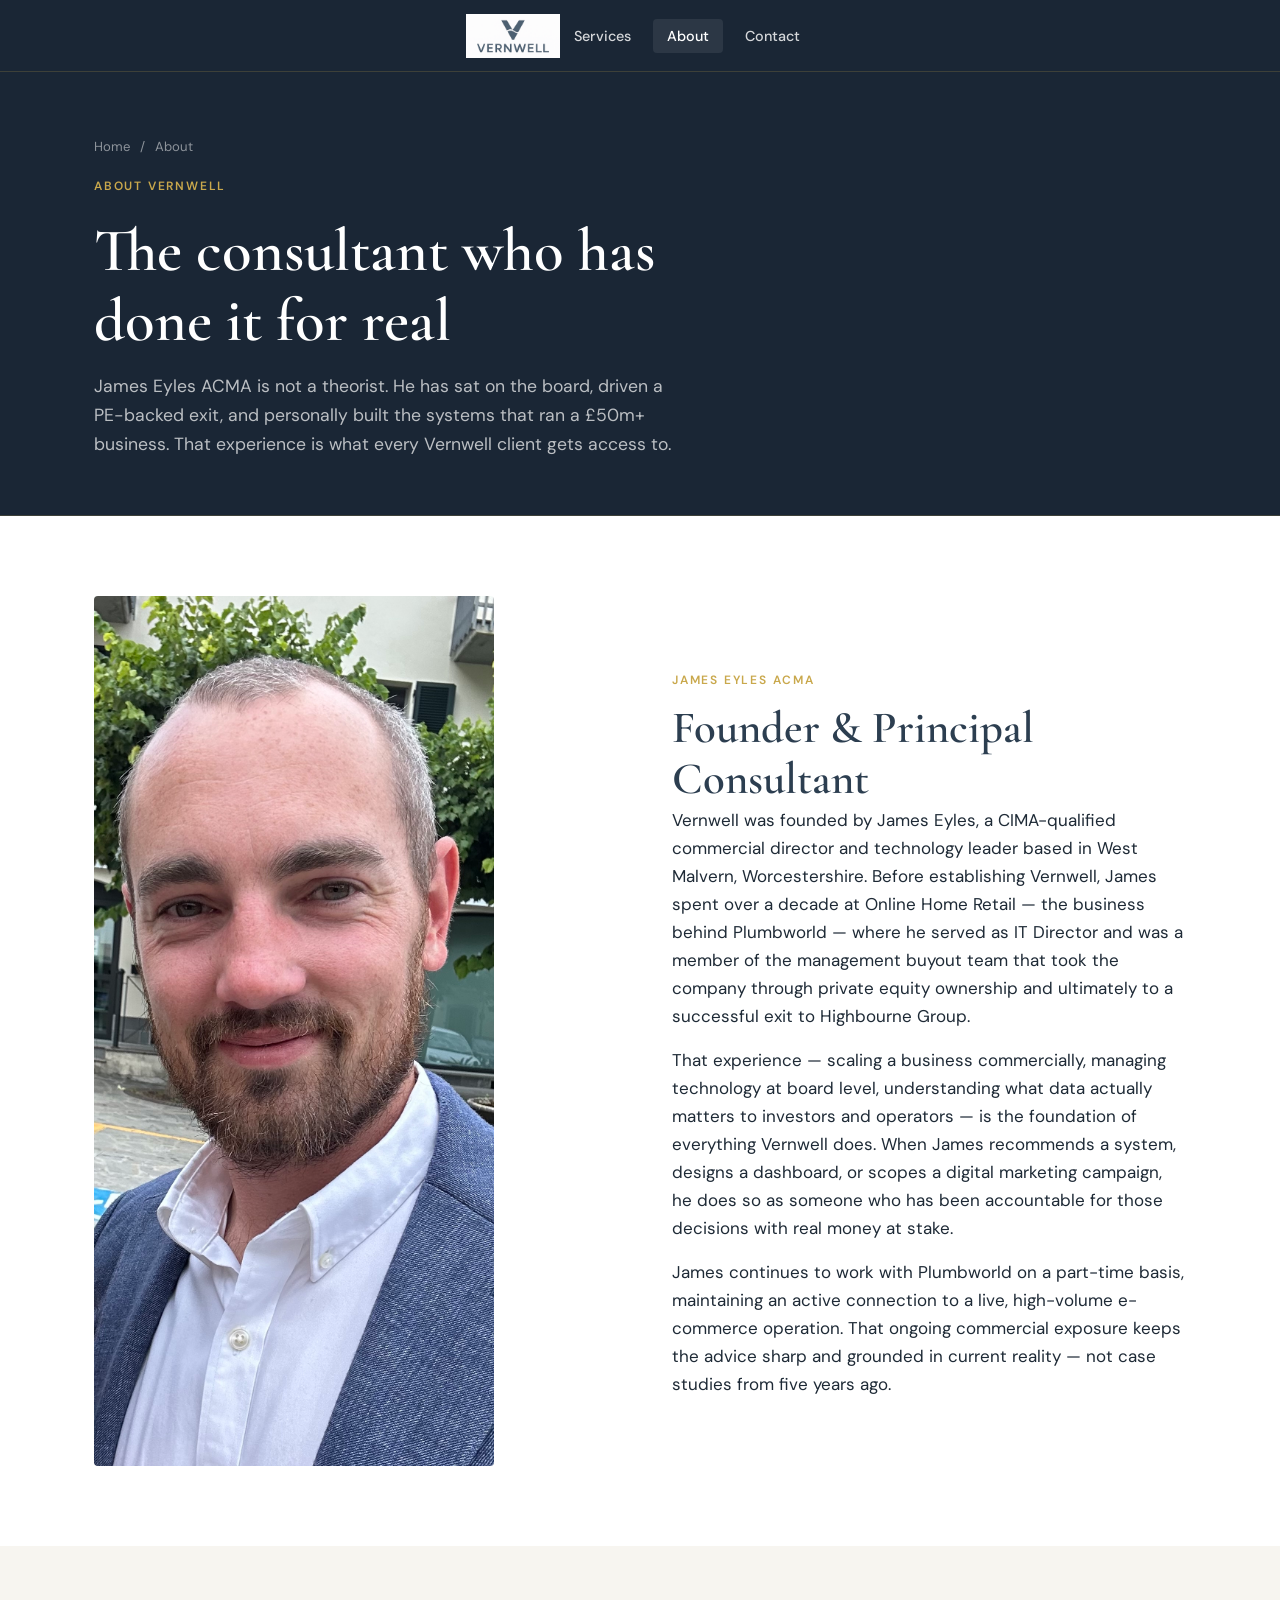
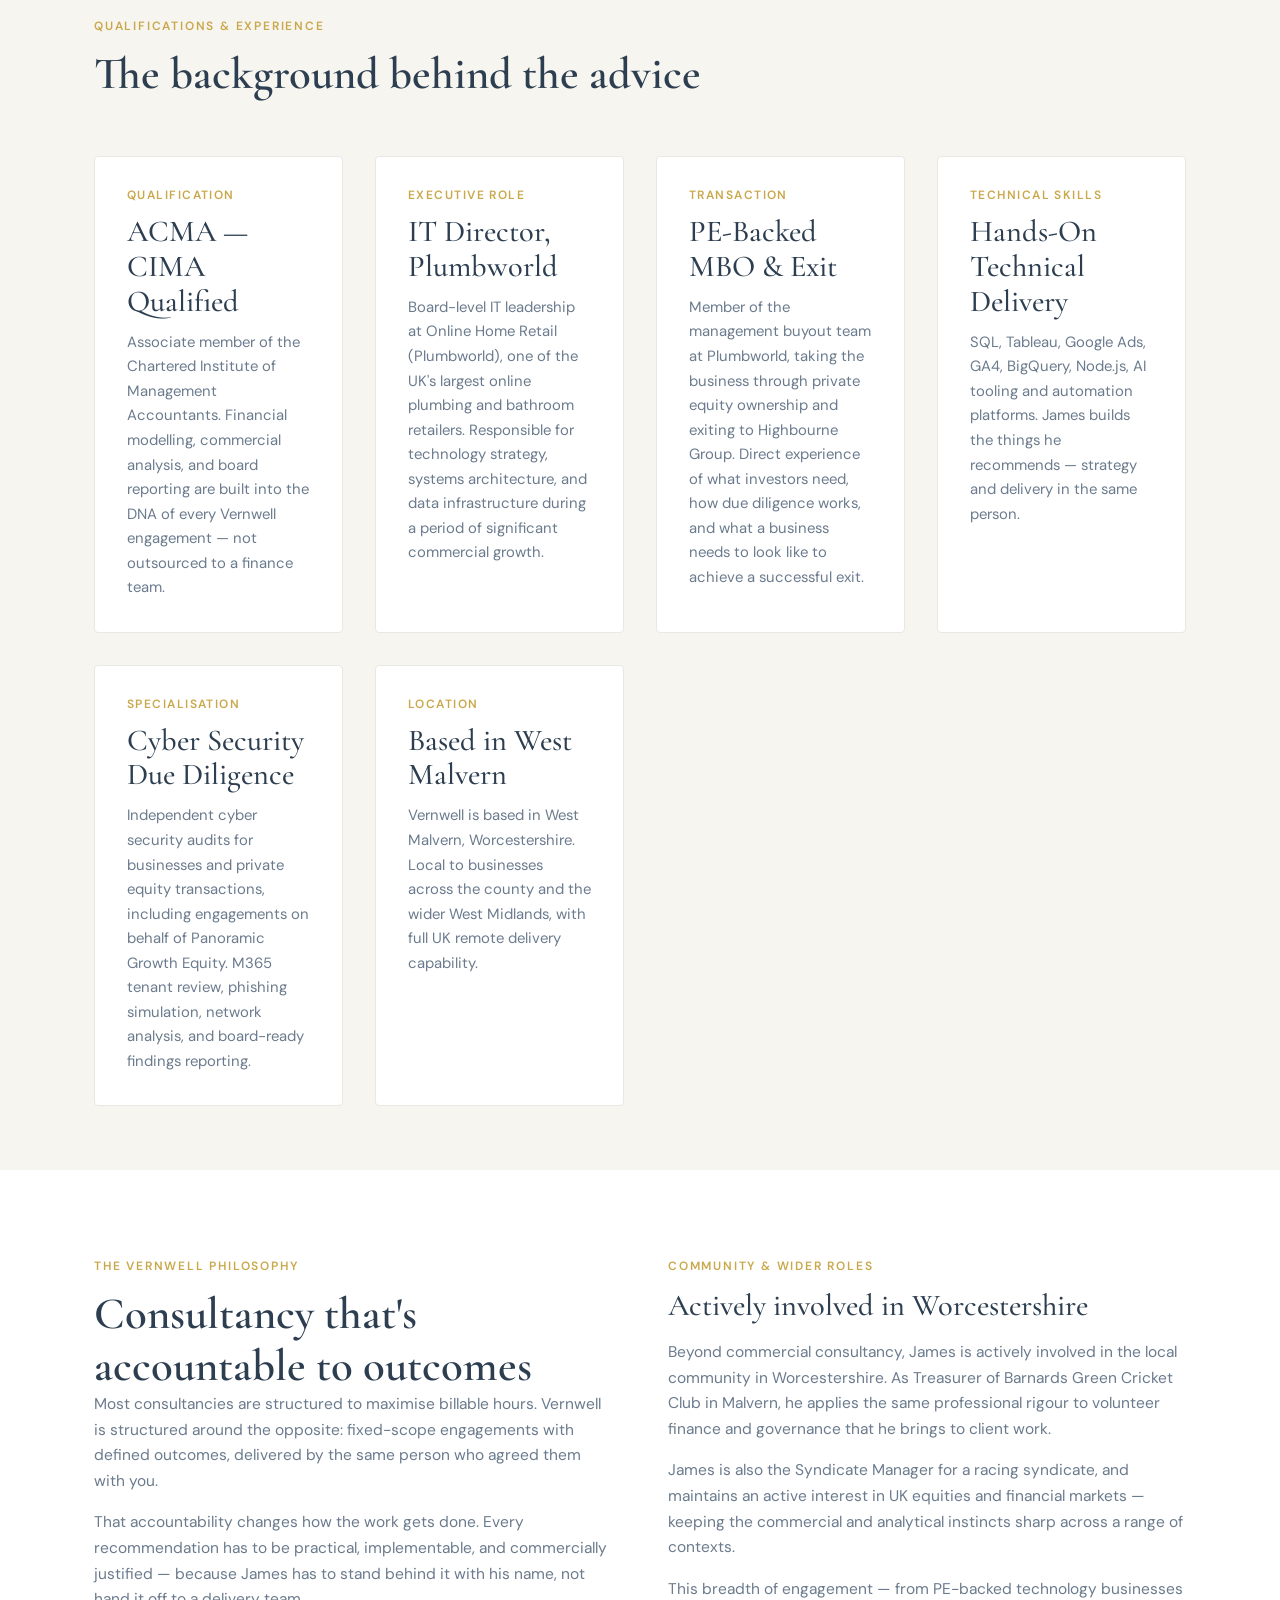
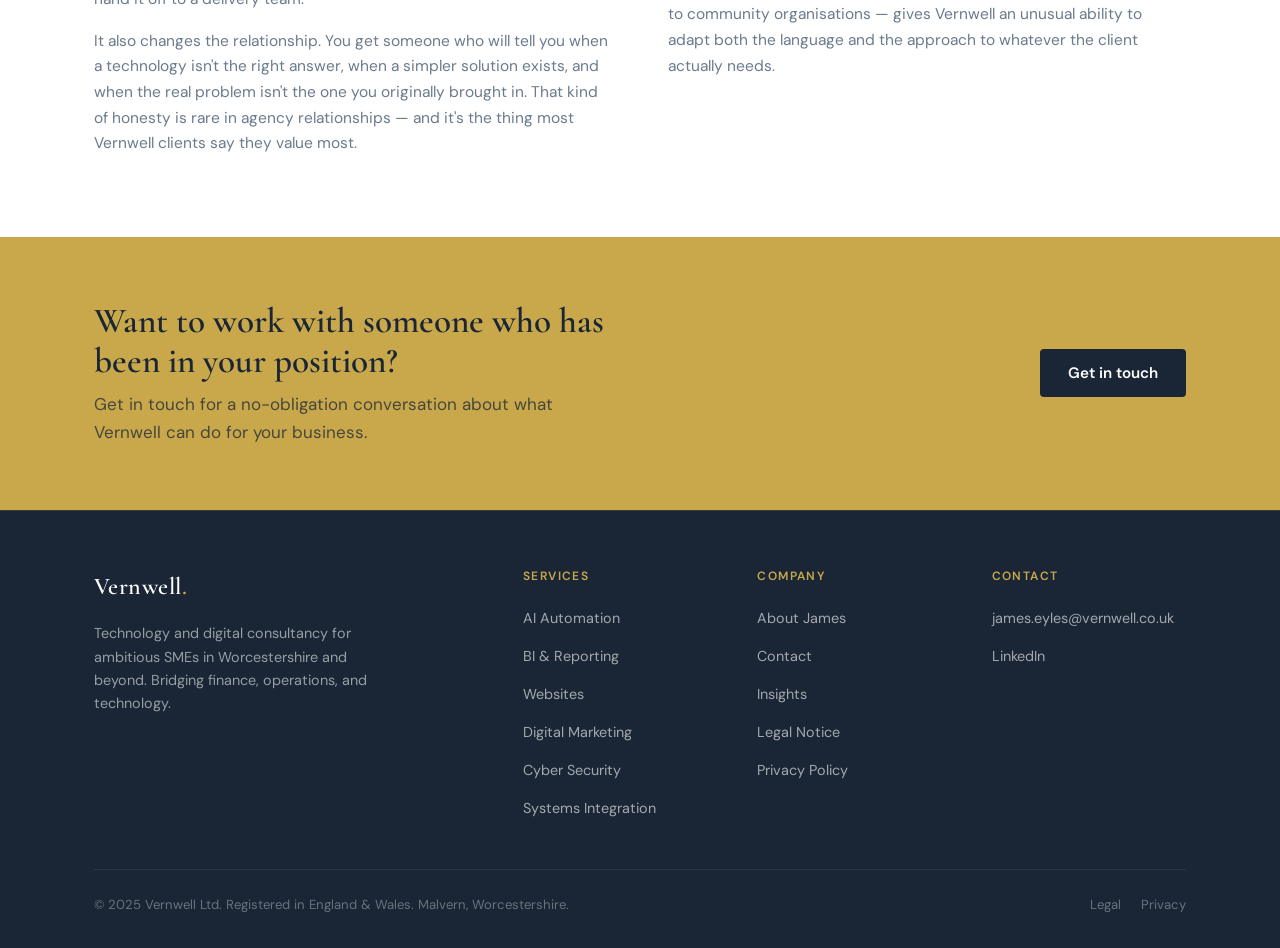
<file: about.html>
<!DOCTYPE html>
<html lang="en">
<head>
<meta charset="utf-8">
<meta http-equiv="refresh" content="0; url=/about/">
<link rel="canonical" href="https://www.vernwell.co.uk/about/">
<meta name="robots" content="noindex, follow">
<title>Redirecting…</title>
</head>
<body>
<p>This page has moved to <a href="/about/">vernwell.co.uk/about/</a></p>
</body>
</html>
</file>
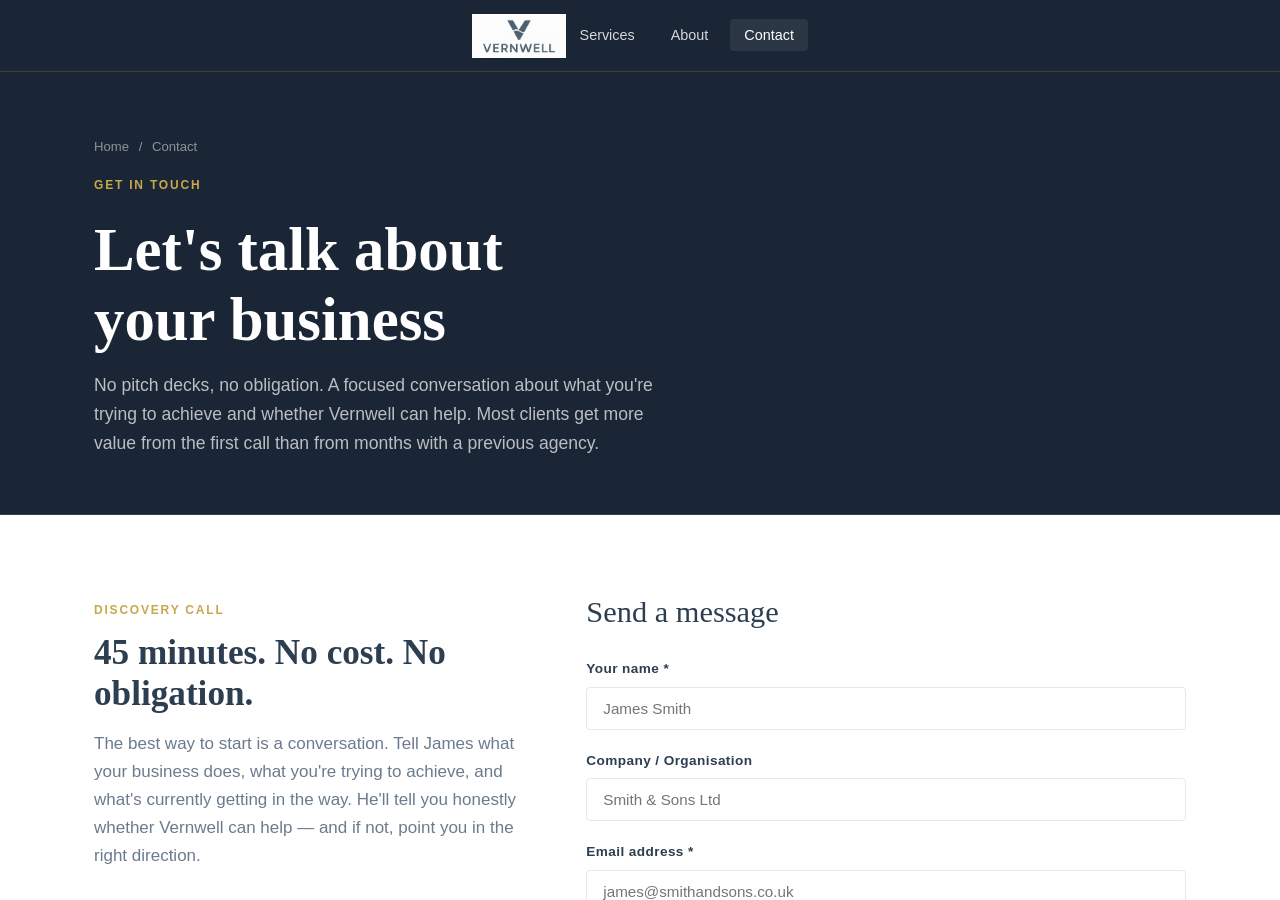
<file: contact.html>
<!DOCTYPE html>
<html lang="en">
<head>
<meta charset="utf-8">
<meta http-equiv="refresh" content="0; url=/contact/">
<link rel="canonical" href="https://www.vernwell.co.uk/contact/">
<meta name="robots" content="noindex, follow">
<title>Redirecting…</title>
</head>
<body>
<p>This page has moved to <a href="/contact/">vernwell.co.uk/contact/</a></p>
</body>
</html>
</file>
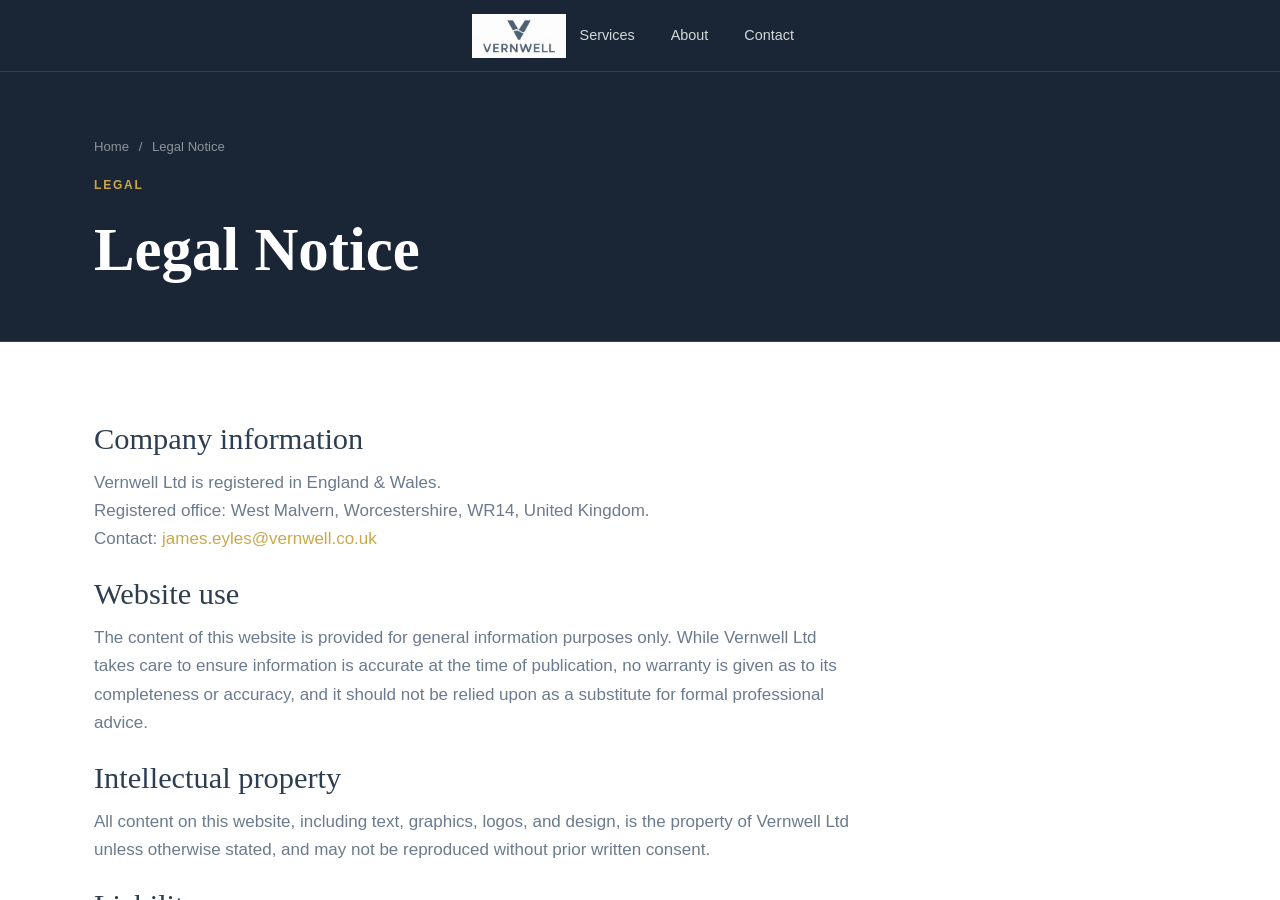
<file: legal-notice.html>
<!DOCTYPE html>
<html lang="en">
<head>
<meta charset="utf-8">
<meta http-equiv="refresh" content="0; url=/legal/">
<link rel="canonical" href="https://www.vernwell.co.uk/legal/">
<meta name="robots" content="noindex, follow">
<title>Redirecting…</title>
</head>
<body>
<p>This page has moved to <a href="/legal/">vernwell.co.uk/legal/</a></p>
</body>
</html>
</file>
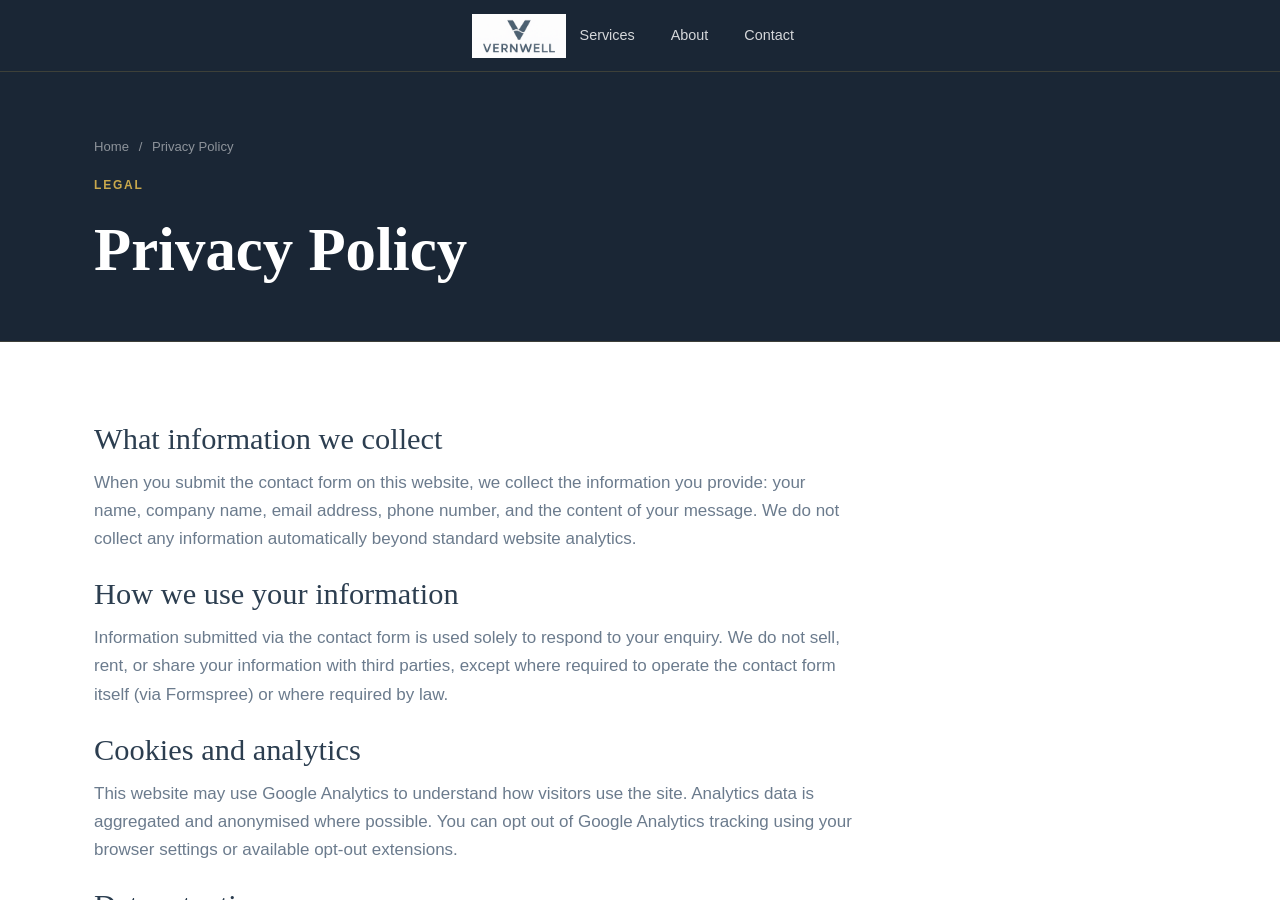
<file: privacy.html>
<!DOCTYPE html>
<html lang="en">
<head>
<meta charset="utf-8">
<meta http-equiv="refresh" content="0; url=/privacy/">
<link rel="canonical" href="https://www.vernwell.co.uk/privacy/">
<meta name="robots" content="noindex, follow">
<title>Redirecting…</title>
</head>
<body>
<p>This page has moved to <a href="/privacy/">vernwell.co.uk/privacy/</a></p>
</body>
</html>
</file>
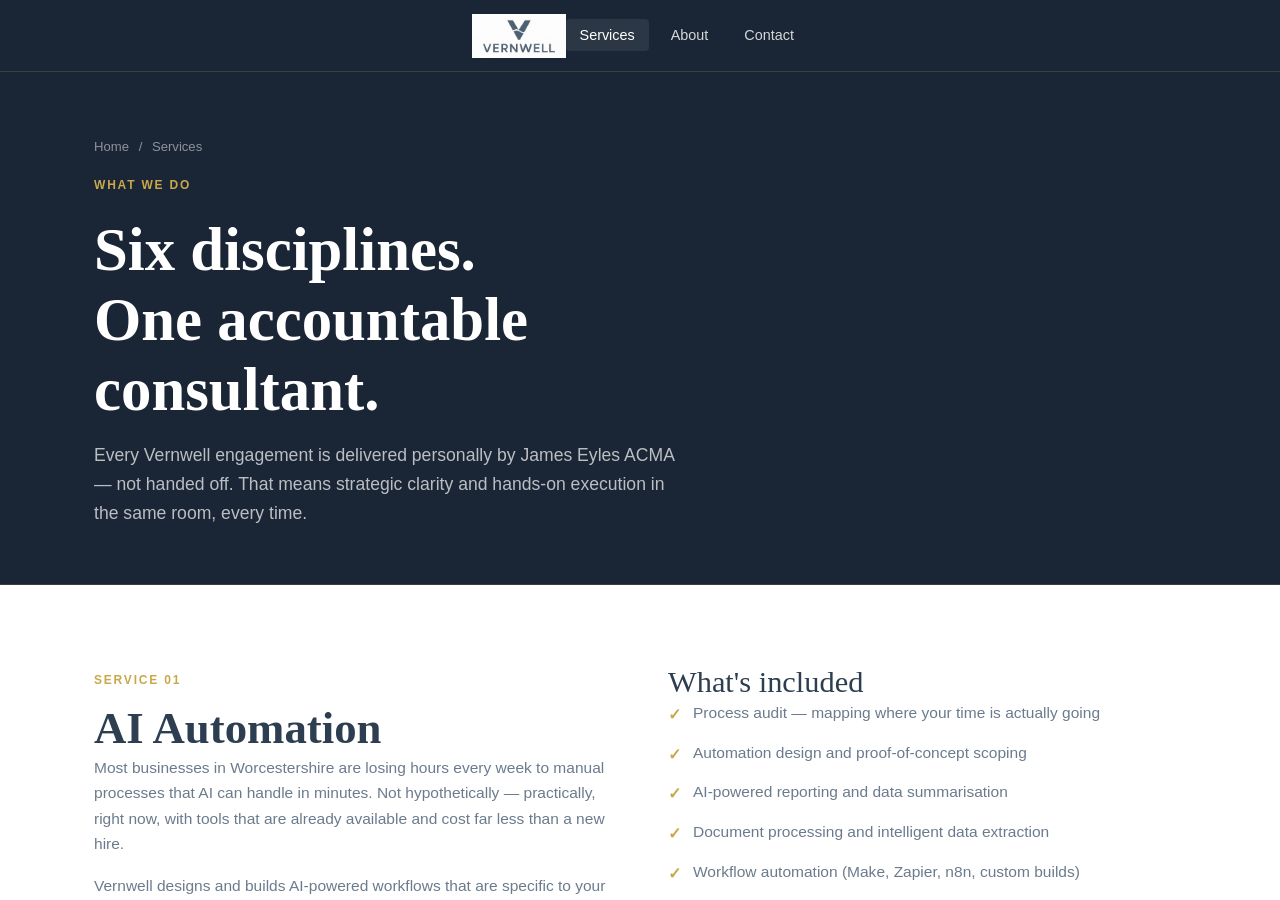
<file: services.html>
<!DOCTYPE html>
<html lang="en">
<head>
<meta charset="utf-8">
<meta http-equiv="refresh" content="0; url=/services/">
<link rel="canonical" href="https://www.vernwell.co.uk/services/">
<meta name="robots" content="noindex, follow">
<title>Redirecting…</title>
</head>
<body>
<p>This page has moved to <a href="/services/">vernwell.co.uk/services/</a></p>
</body>
</html>
</file>
<file: style.css>
/* ============================================================
   VERNWELL LTD — BRAND STYLESHEET
   Palette: Slate #2C3E50, Gold #C9A84C, Off-white #F7F5F0, Mid #6B7B8D
   Type: Cormorant Garamond (display) + DM Sans (body)
   ============================================================ */

@import url('https://fonts.googleapis.com/css2?family=Cormorant+Garamond:ital,wght@0,400;0,500;0,600;0,700;1,400;1,600&family=DM+Sans:wght@300;400;500;600&display=swap');

:root {
  --slate:    #2C3E50;
  --slate-dk: #1a2635;
  --slate-md: #3d5163;
  --gold:     #C9A84C;
  --gold-lt:  #e0c070;
  --off-white:#F7F5F0;
  --mid:      #6B7B8D;
  --light:    #EAE8E3;
  --white:    #ffffff;
  --text:     #1e2a36;
  --radius:   4px;
  --nav-h:    72px;
}

*, *::before, *::after { box-sizing: border-box; margin: 0; padding: 0; }

html { scroll-behavior: smooth; }

body {
  font-family: 'DM Sans', sans-serif;
  font-size: 17px;
  line-height: 1.65;
  color: var(--text);
  background: var(--white);
}

/* ── TYPOGRAPHY ─────────────────────────────────────────── */

h1, h2, h3, h4 {
  font-family: 'Cormorant Garamond', serif;
  line-height: 1.15;
  color: var(--slate);
}

h1 { font-size: clamp(2.4rem, 5vw, 3.8rem); font-weight: 600; }
h2 { font-size: clamp(1.9rem, 3.5vw, 2.8rem); font-weight: 600; }
h3 { font-size: clamp(1.4rem, 2.5vw, 1.9rem); font-weight: 500; }
h4 { font-size: 1.2rem; font-weight: 600; }

p { margin-bottom: 1rem; }
p:last-child { margin-bottom: 0; }

a { color: var(--gold); text-decoration: none; }
a:hover { color: var(--gold-lt); }

strong { font-weight: 600; }

.eyebrow {
  display: inline-block;
  font-family: 'DM Sans', sans-serif;
  font-size: 0.75rem;
  font-weight: 600;
  letter-spacing: 0.15em;
  text-transform: uppercase;
  color: var(--gold);
  margin-bottom: 0.75rem;
}

/* ── LAYOUT ──────────────────────────────────────────────── */

.container {
  max-width: 1140px;
  margin: 0 auto;
  padding: 0 24px;
}

section {
  padding: 80px 0;
}

.section-header {
  max-width: 680px;
  margin-bottom: 56px;
}

.section-header p {
  font-size: 1.1rem;
  color: var(--mid);
  margin-top: 16px;
}

/* ── NAVIGATION ─────────────────────────────────────────── */

nav {
  position: sticky;
  top: 0;
  z-index: 100;
  background: var(--slate-dk);
  height: var(--nav-h);
  display: flex;
  align-items: center;
  border-bottom: 1px solid rgba(201,168,76,0.2);
}

.nav-inner {
  display: flex;
  align-items: center;
  justify-content: space-between;
  width: 100%;
}

.nav-logo {
  display: flex;
  align-items: center;
  gap: 12px;
  text-decoration: none;
}

.nav-logo img {
  height: 44px;
  width: auto;
  mix-blend-mode: screen;
}
.nav-logo-text {
  font-family: 'Cormorant Garamond', serif;
  font-size: 1.5rem;
  font-weight: 600;
  color: var(--white);
  letter-spacing: 0.02em;
}

.nav-logo-text span {
  color: var(--gold);
}

.nav-links {
  display: flex;
  align-items: center;
  gap: 8px;
  list-style: none;
}

.nav-links a {
  font-size: 0.9rem;
  font-weight: 500;
  color: rgba(255,255,255,0.82);
  padding: 8px 14px;
  border-radius: var(--radius);
  transition: color 0.2s, background 0.2s;
  text-decoration: none;
}

.nav-links a:hover,
.nav-links a.active {
  color: var(--white);
  background: rgba(255,255,255,0.08);
}

.nav-cta {
  display: inline-flex;
  align-items: center;
  height: 38px;
  padding: 0 20px;
  background: var(--gold);
  color: var(--slate-dk) !important;
  font-weight: 600 !important;
  font-size: 0.88rem !important;
  border-radius: var(--radius);
  transition: background 0.2s !important;
  text-decoration: none;
}

.nav-cta:hover {
  background: var(--gold-lt) !important;
  color: var(--slate-dk) !important;
}

/* ── HERO ────────────────────────────────────────────────── */

.hero {
  background: var(--slate-dk);
  padding: 96px 0 80px;
  position: relative;
  overflow: hidden;
}

.hero::before {
  content: '';
  position: absolute;
  top: -60px; right: -80px;
  width: 520px; height: 520px;
  background: radial-gradient(circle, rgba(201,168,76,0.1) 0%, transparent 65%);
  pointer-events: none;
}

.hero-eyebrow { color: var(--gold); }

.hero h1 {
  color: var(--white);
  margin-bottom: 24px;
  max-width: 760px;
}

.hero h1 em {
  font-style: italic;
  color: var(--gold);
}

.hero-sub {
  font-size: 1.15rem;
  color: rgba(255,255,255,0.72);
  max-width: 600px;
  margin-bottom: 40px;
}

.hero-actions {
  display: flex;
  flex-wrap: wrap;
  gap: 16px;
  align-items: center;
}

/* ── BUTTONS ────────────────────────────────────────────── */

.btn {
  display: inline-flex;
  align-items: center;
  gap: 8px;
  height: 48px;
  padding: 0 28px;
  border-radius: var(--radius);
  font-weight: 600;
  font-size: 0.95rem;
  cursor: pointer;
  transition: all 0.2s;
  text-decoration: none;
  border: none;
}

.btn-primary {
  background: var(--gold);
  color: var(--slate-dk);
}

.btn-primary:hover {
  background: var(--gold-lt);
  color: var(--slate-dk);
}

.btn-outline {
  background: transparent;
  border: 1.5px solid rgba(255,255,255,0.35);
  color: var(--white);
}

.btn-outline:hover {
  border-color: var(--gold);
  color: var(--gold);
  background: transparent;
}

.btn-outline-dark {
  background: transparent;
  border: 1.5px solid var(--slate-md);
  color: var(--slate);
}

.btn-outline-dark:hover {
  border-color: var(--gold);
  color: var(--gold);
  background: transparent;
}

/* ── PAGE HERO (inner pages) ────────────────────────────── */

.page-hero {
  background: var(--slate-dk);
  padding: 64px 0 56px;
  border-bottom: 1px solid rgba(201,168,76,0.2);
}

.page-hero h1 {
  color: var(--white);
  margin-top: 8px;
  max-width: 700px;
}

.page-hero p {
  color: rgba(255,255,255,0.7);
  max-width: 580px;
  margin-top: 16px;
  font-size: 1.1rem;
}

/* ── STAT BAR ───────────────────────────────────────────── */

.stat-bar {
  background: var(--slate);
  padding: 32px 0;
}

.stat-bar-inner {
  display: flex;
  flex-wrap: wrap;
  gap: 0;
  justify-content: space-around;
}

.stat-item {
  text-align: center;
  padding: 8px 24px;
}

.stat-number {
  font-family: 'Cormorant Garamond', serif;
  font-size: 2.4rem;
  font-weight: 700;
  color: var(--gold);
  line-height: 1;
}

.stat-label {
  font-size: 0.85rem;
  color: rgba(255,255,255,0.6);
  margin-top: 4px;
  font-weight: 400;
}

/* ── INTRO / ABOUT STRIP ────────────────────────────────── */

.intro-strip {
  background: var(--off-white);
  padding: 72px 0;
}

.intro-grid {
  display: grid;
  grid-template-columns: 1fr 1fr;
  gap: 64px;
  align-items: center;
}

.intro-grid img {
  width: 100%;
  border-radius: var(--radius);
  display: block;
}

/* ── SERVICE CARDS ──────────────────────────────────────── */

.services-grid {
  display: grid;
  grid-template-columns: repeat(auto-fit, minmax(300px, 1fr));
  gap: 24px;
}

.service-card {
  background: var(--off-white);
  border: 1px solid var(--light);
  border-radius: var(--radius);
  padding: 36px 32px;
  transition: border-color 0.2s, box-shadow 0.2s;
}

.service-card:hover {
  border-color: var(--gold);
  box-shadow: 0 4px 24px rgba(0,0,0,0.07);
}

.service-icon {
  font-size: 1.8rem;
  margin-bottom: 16px;
  display: block;
}

.service-card h3 {
  font-size: 1.35rem;
  margin-bottom: 12px;
  color: var(--slate);
}

.service-card p {
  font-size: 0.95rem;
  color: var(--mid);
  line-height: 1.6;
}

.service-card .card-link {
  display: inline-flex;
  align-items: center;
  gap: 6px;
  margin-top: 20px;
  font-size: 0.88rem;
  font-weight: 600;
  color: var(--gold);
  text-decoration: none;
  transition: gap 0.2s;
}

.service-card .card-link:hover { gap: 10px; }

/* ── DIFFERENTIATOR STRIP ───────────────────────────────── */

.diff-strip {
  background: var(--slate);
  padding: 72px 0;
}

.diff-strip h2,
.diff-strip h3 { color: var(--white); }

.diff-strip p { color: rgba(255,255,255,0.7); }

.diff-strip .eyebrow { color: var(--gold); }

.diff-grid {
  display: grid;
  grid-template-columns: repeat(auto-fit, minmax(240px, 1fr));
  gap: 32px;
  margin-top: 48px;
}

.diff-item {
  padding: 28px;
  border: 1px solid rgba(201,168,76,0.2);
  border-radius: var(--radius);
}

.diff-item h4 {
  color: var(--white);
  margin-bottom: 8px;
  font-size: 1.1rem;
}

.diff-item p {
  font-size: 0.92rem;
}

/* ── TESTIMONIAL / QUOTE ────────────────────────────────── */

.testimonial-strip {
  background: var(--off-white);
  padding: 72px 0;
}

.testimonial-card {
  max-width: 780px;
  margin: 0 auto;
  text-align: center;
}

.testimonial-card blockquote {
  font-family: 'Cormorant Garamond', serif;
  font-size: clamp(1.4rem, 3vw, 2rem);
  font-weight: 500;
  font-style: italic;
  color: var(--slate);
  line-height: 1.4;
  margin-bottom: 24px;
}

.testimonial-card cite {
  font-size: 0.88rem;
  font-style: normal;
  color: var(--mid);
  font-weight: 500;
}

/* ── CTA BAND ───────────────────────────────────────────── */

.cta-band {
  background: var(--gold);
  padding: 64px 0;
}

.cta-band-inner {
  display: flex;
  flex-wrap: wrap;
  align-items: center;
  justify-content: space-between;
  gap: 32px;
}

.cta-band h2 {
  color: var(--slate-dk);
  font-size: clamp(1.6rem, 3vw, 2.2rem);
  max-width: 560px;
}

.cta-band p {
  color: rgba(26,38,53,0.75);
  margin-top: 8px;
  max-width: 480px;
}

.btn-dark {
  background: var(--slate-dk);
  color: var(--white);
}

.btn-dark:hover {
  background: var(--slate);
  color: var(--white);
}

/* ── PROCESS STEPS ──────────────────────────────────────── */

.process-steps {
  counter-reset: step;
  display: grid;
  grid-template-columns: repeat(auto-fit, minmax(220px, 1fr));
  gap: 32px;
}

.process-step {
  position: relative;
  padding-left: 56px;
}

.process-step::before {
  counter-increment: step;
  content: counter(step, decimal-leading-zero);
  position: absolute;
  left: 0; top: -2px;
  font-family: 'Cormorant Garamond', serif;
  font-size: 2rem;
  font-weight: 700;
  color: var(--gold);
  line-height: 1;
}

.process-step h4 {
  margin-bottom: 8px;
}

.process-step p {
  font-size: 0.92rem;
  color: var(--mid);
}

/* ── TWO-COL TEXT ───────────────────────────────────────── */

.two-col-text {
  display: grid;
  grid-template-columns: 1fr 1fr;
  gap: 56px;
  align-items: start;
}

.two-col-text p { color: var(--mid); font-size: 0.97rem; }

/* ── CHECKLIST ──────────────────────────────────────────── */

.checklist {
  list-style: none;
  display: flex;
  flex-direction: column;
  gap: 12px;
}

.checklist li {
  display: flex;
  gap: 12px;
  align-items: flex-start;
  font-size: 0.97rem;
  color: var(--mid);
}

.checklist li::before {
  content: '✓';
  color: var(--gold);
  font-weight: 700;
  flex-shrink: 0;
  margin-top: 2px;
}

/* ── BREADCRUMB ─────────────────────────────────────────── */

.breadcrumb {
  font-size: 0.82rem;
  color: rgba(255,255,255,0.5);
  margin-bottom: 12px;
}

.breadcrumb a { color: rgba(255,255,255,0.5); }
.breadcrumb a:hover { color: var(--gold); }
.breadcrumb span { margin: 0 6px; }

/* ── FOOTER ─────────────────────────────────────────────── */

footer {
  background: var(--slate-dk);
  padding: 56px 0 32px;
  border-top: 1px solid rgba(201,168,76,0.15);
}

.footer-grid {
  display: grid;
  grid-template-columns: 2fr 1fr 1fr 1fr;
  gap: 40px;
  margin-bottom: 48px;
}

.footer-brand p {
  font-size: 0.9rem;
  color: rgba(255,255,255,0.55);
  margin-top: 16px;
  max-width: 300px;
  line-height: 1.6;
}

.footer-col h5 {
  font-family: 'DM Sans', sans-serif;
  font-size: 0.75rem;
  font-weight: 600;
  letter-spacing: 0.12em;
  text-transform: uppercase;
  color: var(--gold);
  margin-bottom: 16px;
}

.footer-col ul {
  list-style: none;
  display: flex;
  flex-direction: column;
  gap: 10px;
}

.footer-col ul a {
  font-size: 0.9rem;
  color: rgba(255,255,255,0.6);
  transition: color 0.2s;
}

.footer-col ul a:hover { color: var(--white); }

.footer-bottom {
  border-top: 1px solid rgba(255,255,255,0.08);
  padding-top: 24px;
  display: flex;
  flex-wrap: wrap;
  align-items: center;
  justify-content: space-between;
  gap: 16px;
}

.footer-bottom p {
  font-size: 0.82rem;
  color: rgba(255,255,255,0.35);
  margin: 0;
}

.footer-bottom a {
  color: rgba(255,255,255,0.35);
  font-size: 0.82rem;
}

.footer-bottom a:hover { color: var(--gold); }

/* ── CONTACT FORM ───────────────────────────────────────── */

.contact-grid {
  display: grid;
  grid-template-columns: 1fr 1.4fr;
  gap: 64px;
  align-items: start;
}

.contact-form {
  display: flex;
  flex-direction: column;
  gap: 20px;
}

.form-group {
  display: flex;
  flex-direction: column;
  gap: 6px;
}

.form-group label {
  font-size: 0.85rem;
  font-weight: 600;
  color: var(--slate);
  letter-spacing: 0.03em;
}

.form-group input,
.form-group select,
.form-group textarea {
  padding: 12px 16px;
  border: 1.5px solid var(--light);
  border-radius: var(--radius);
  font-family: 'DM Sans', sans-serif;
  font-size: 0.95rem;
  color: var(--text);
  background: var(--white);
  transition: border-color 0.2s;
  outline: none;
}

.form-group input:focus,
.form-group select:focus,
.form-group textarea:focus {
  border-color: var(--gold);
}

.form-group textarea {
  resize: vertical;
  min-height: 140px;
}

.contact-info {
  display: flex;
  flex-direction: column;
  gap: 32px;
}

.contact-info-item h4 {
  font-size: 1rem;
  margin-bottom: 4px;
  color: var(--slate);
}

.contact-info-item p,
.contact-info-item a {
  color: var(--mid);
  font-size: 0.97rem;
}

/* ── RESPONSIVE ─────────────────────────────────────────── */

@media (max-width: 900px) {
  .intro-grid,
  .two-col-text,
  .contact-grid { grid-template-columns: 1fr; gap: 40px; }

  .footer-grid { grid-template-columns: 1fr 1fr; }

  .nav-links { display: none; }
}

@media (max-width: 640px) {
  section { padding: 56px 0; }
  .hero { padding: 64px 0 56px; }
  .footer-grid { grid-template-columns: 1fr; }
  .cta-band-inner { flex-direction: column; }
  .stat-bar-inner { gap: 16px; }
}

/* ── MOBILE NAV ─────────────────────────────────────────── */

.nav-toggle {
  display: none;
  flex-direction: column;
  justify-content: center;
  gap: 5px;
  width: 40px;
  height: 40px;
  background: none;
  border: none;
  cursor: pointer;
  padding: 4px;
  border-radius: var(--radius);
  transition: background 0.2s;
}

.nav-toggle:hover { background: rgba(255,255,255,0.08); }

.nav-toggle span {
  display: block;
  height: 2px;
  width: 24px;
  background: var(--white);
  border-radius: 2px;
  transition: transform 0.25s, opacity 0.25s;
  transform-origin: center;
}

.nav-toggle.is-open span:nth-child(1) { transform: translateY(7px) rotate(45deg); }
.nav-toggle.is-open span:nth-child(2) { opacity: 0; }
.nav-toggle.is-open span:nth-child(3) { transform: translateY(-7px) rotate(-45deg); }

@media (max-width: 900px) {
  .nav-toggle { display: flex; }

  .nav-links {
    display: none;
    position: absolute;
    top: var(--nav-h);
    left: 0; right: 0;
    background: var(--slate-dk);
    flex-direction: column;
    padding: 16px 24px 24px;
    gap: 4px;
    border-top: 1px solid rgba(201,168,76,0.2);
    box-shadow: 0 8px 24px rgba(0,0,0,0.3);
    z-index: 99;
    list-style: none;
  }

  .nav-links.nav-open { display: flex; }

  .nav-links a {
    display: block;
    padding: 12px 16px;
    font-size: 1rem;
  }

  .nav-cta {
    display: block !important;
    text-align: center;
    margin-top: 8px;
    height: 44px;
    line-height: 44px;
    padding: 0 20px !important;
  }
}
</file>
